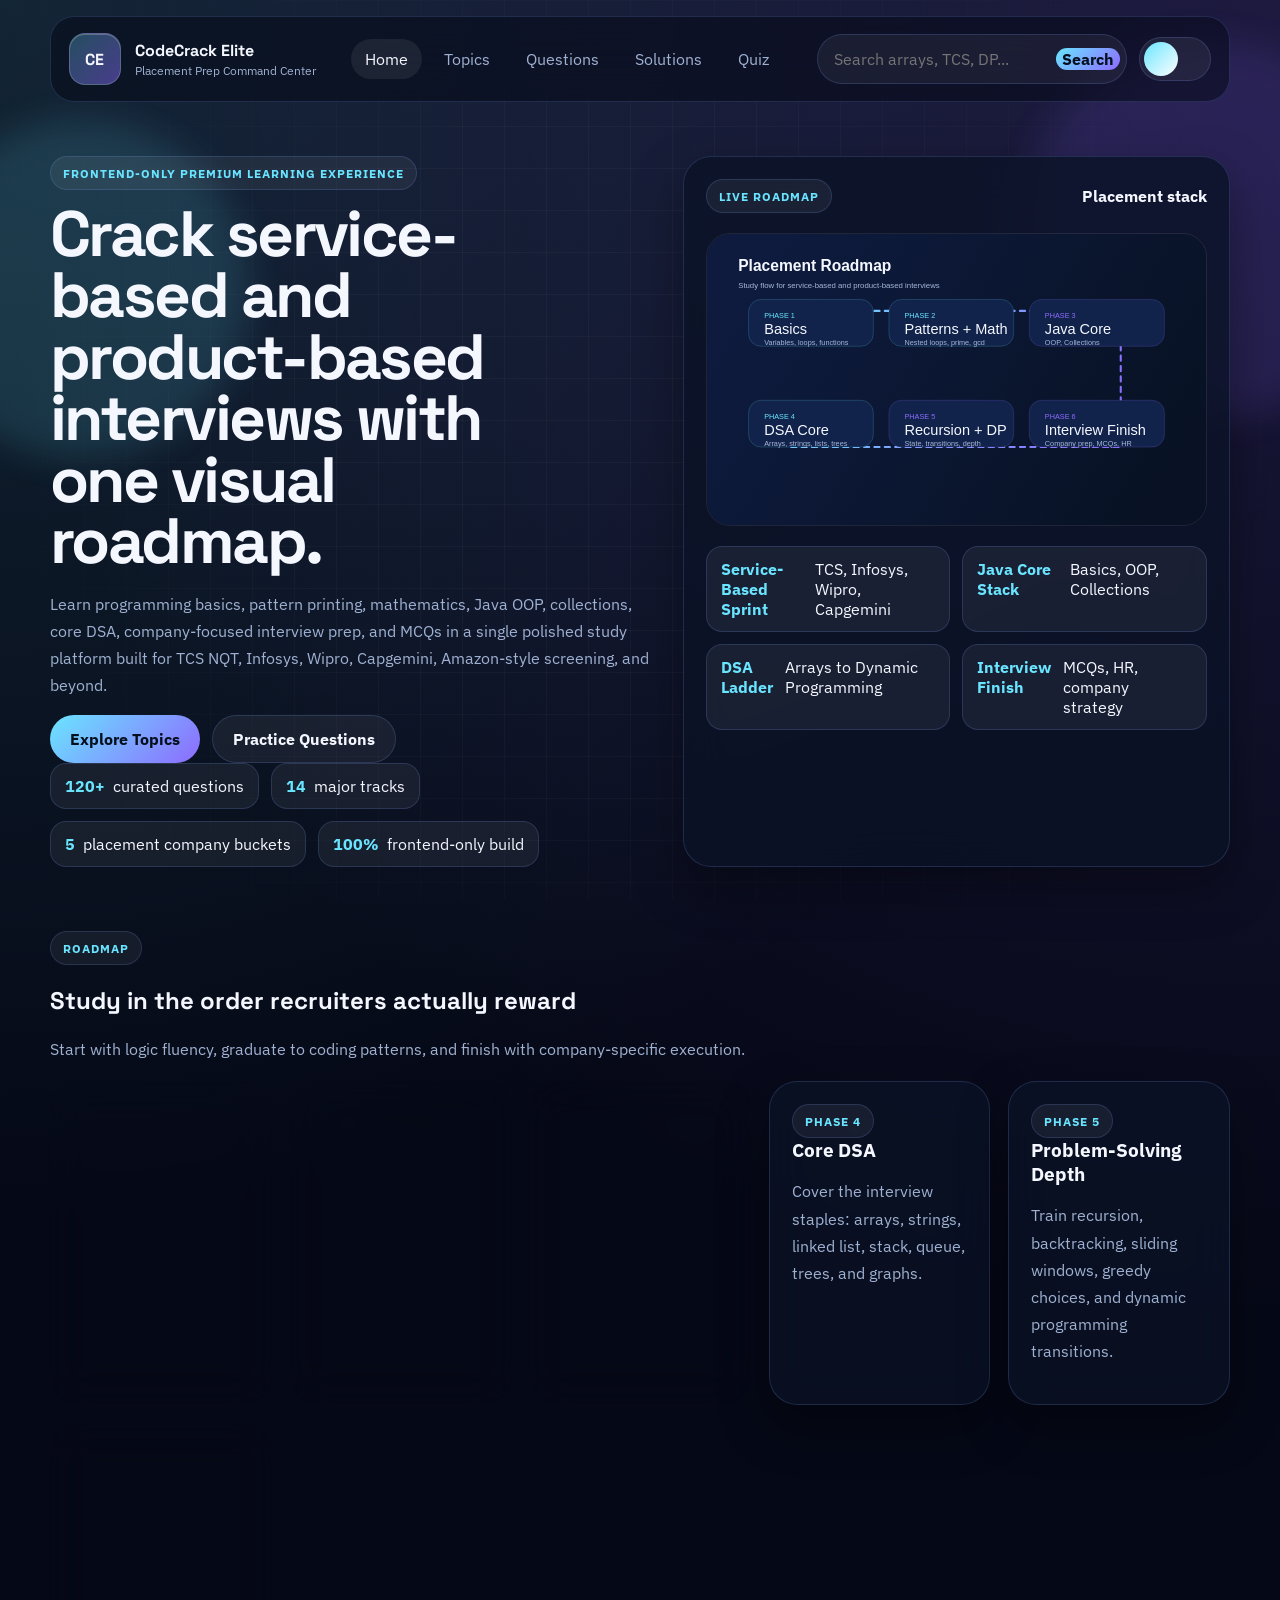
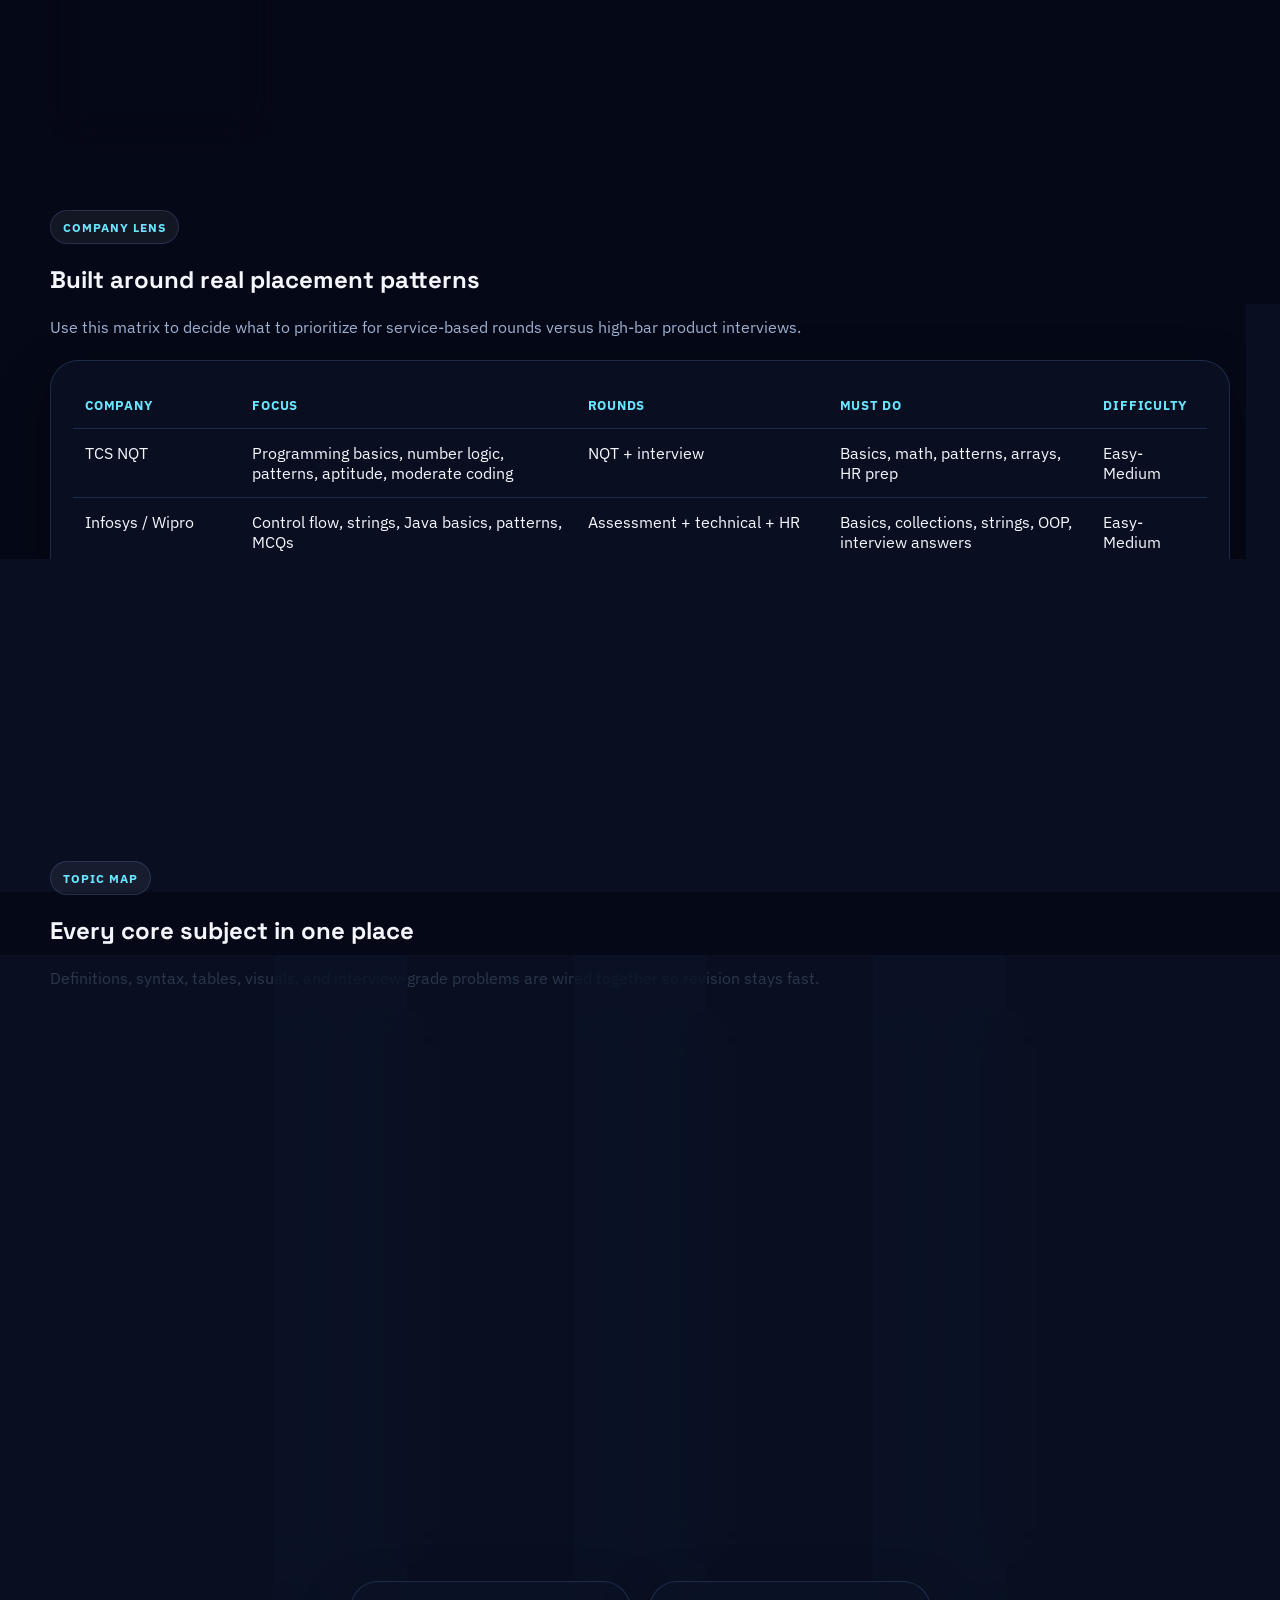
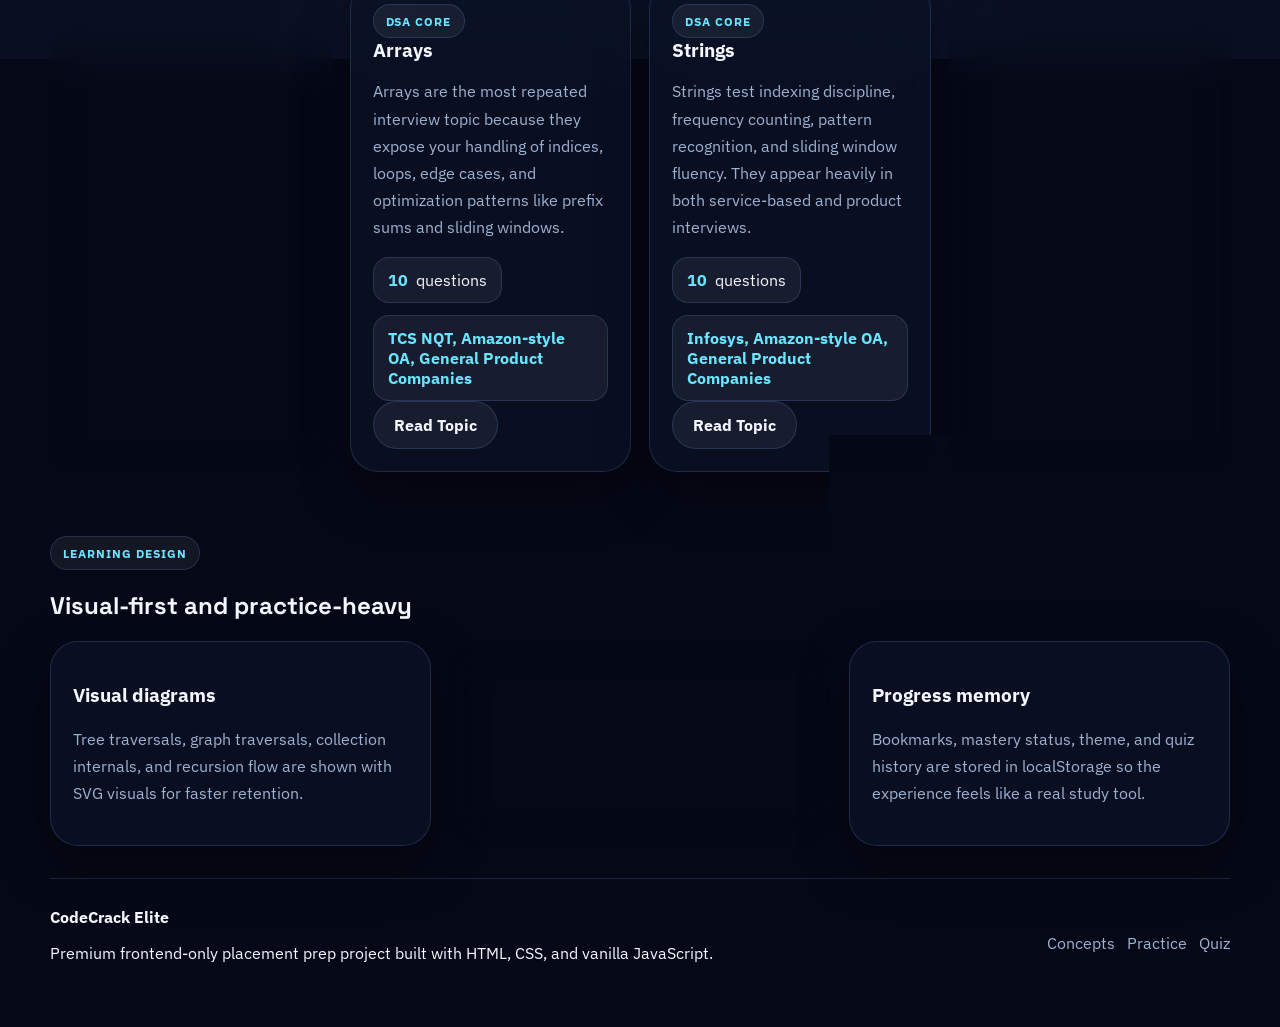
<file: index.html>
<!DOCTYPE html>
<html lang="en" data-theme="dark">
<head>
  <meta charset="UTF-8">
  <meta name="viewport" content="width=device-width, initial-scale=1.0">
  <title>CodeCrack Elite | Placement Prep Command Center</title>
  <meta name="description" content="Premium frontend-only placement preparation platform for TCS NQT, service-based companies, and product-based interviews.">
  <link rel="preconnect" href="https://fonts.googleapis.com">
  <link rel="preconnect" href="https://fonts.gstatic.com" crossorigin>
  <link href="https://fonts.googleapis.com/css2?family=Space+Grotesk:wght@400;500;700&family=IBM+Plex+Sans:wght@400;500;600;700&display=swap" rel="stylesheet">
  <link rel="stylesheet" href="assets/css/styles.css">
</head>
<body data-page="home">
  <div class="site-backdrop" aria-hidden="true">
    <div class="orb orb-a"></div>
    <div class="orb orb-b"></div>
    <div class="grid-glow"></div>
  </div>

  <header class="topbar">
    <a class="brand" href="index.html" aria-label="CodeCrack Elite home">
      <span class="brand-mark">CE</span>
      <span>
        <strong>CodeCrack Elite</strong>
        <small>Placement Prep Command Center</small>
      </span>
    </a>

    <button class="nav-toggle" type="button" aria-expanded="false" aria-controls="primaryNav">
      <span></span><span></span><span></span>
    </button>

    <nav id="primaryNav" class="primary-nav">
      <a href="index.html" data-nav="home">Home</a>
      <a href="topics.html" data-nav="topics">Topics</a>
      <a href="questions.html" data-nav="questions">Questions</a>
      <a href="solutions.html" data-nav="solutions">Solutions</a>
      <a href="quiz.html" data-nav="quiz">Quiz</a>
    </nav>

    <div class="topbar-actions">
      <form class="site-search" data-global-search>
        <input type="search" name="search" placeholder="Search arrays, TCS, DP..." aria-label="Search questions">
        <button type="submit">Search</button>
      </form>
      <button class="theme-toggle" type="button" aria-label="Toggle theme">
        <span class="theme-toggle-dot"></span>
      </button>
    </div>
  </header>

  <main>
    <section class="hero section-shell">
      <div class="hero-copy reveal">
        <span class="eyebrow">Frontend-only premium learning experience</span>
        <h1>Crack service-based and product-based interviews with one visual roadmap.</h1>
        <p>
          Learn programming basics, pattern printing, mathematics, Java OOP, collections, core DSA,
          company-focused interview prep, and MCQs in a single polished study platform built for TCS NQT,
          Infosys, Wipro, Capgemini, Amazon-style screening, and beyond.
        </p>
        <div class="hero-actions">
          <a class="btn btn-primary" href="topics.html">Explore Topics</a>
          <a class="btn btn-secondary" href="questions.html">Practice Questions</a>
        </div>
        <div id="heroMetrics" class="hero-metrics"></div>
      </div>

      <div class="hero-panel reveal">
        <div class="glass-card focus-panel">
          <div class="panel-heading">
            <span class="pill">Live roadmap</span>
            <strong>Placement stack</strong>
          </div>
          <img src="assets/images/roadmap.svg" alt="Placement preparation roadmap" class="hero-visual">
          <div id="heroTracks" class="mini-track-grid"></div>
        </div>
      </div>
    </section>

    <section class="section-shell">
      <div class="section-head reveal">
        <span class="eyebrow">Roadmap</span>
        <h2>Study in the order recruiters actually reward</h2>
        <p>Start with logic fluency, graduate to coding patterns, and finish with company-specific execution.</p>
      </div>
      <div id="roadmapGrid" class="roadmap-grid"></div>
    </section>

    <section class="section-shell split-section">
      <div class="section-head reveal">
        <span class="eyebrow">Company Lens</span>
        <h2>Built around real placement patterns</h2>
        <p>Use this matrix to decide what to prioritize for service-based rounds versus high-bar product interviews.</p>
      </div>
      <div class="glass-card reveal">
        <div class="table-wrap">
          <table id="companyTable" class="data-table"></table>
        </div>
      </div>
    </section>

    <section class="section-shell">
      <div class="section-head reveal">
        <span class="eyebrow">Topic Map</span>
        <h2>Every core subject in one place</h2>
        <p>Definitions, syntax, tables, visuals, and interview-grade problems are wired together so revision stays fast.</p>
      </div>
      <div id="featuredTopics" class="feature-grid"></div>
    </section>

    <section class="section-shell">
      <div class="section-head reveal">
        <span class="eyebrow">Learning Design</span>
        <h2>Visual-first and practice-heavy</h2>
      </div>
      <div class="insight-grid">
        <article class="glass-card reveal">
          <h3>Visual diagrams</h3>
          <p>Tree traversals, graph traversals, collection internals, and recursion flow are shown with SVG visuals for faster retention.</p>
        </article>
        <article class="glass-card reveal">
          <h3>Interview notes</h3>
          <p>Each important problem includes common mistakes, dry runs, time-space trade-offs, and tips you can say out loud in an interview.</p>
        </article>
        <article class="glass-card reveal">
          <h3>Progress memory</h3>
          <p>Bookmarks, mastery status, theme, and quiz history are stored in localStorage so the experience feels like a real study tool.</p>
        </article>
      </div>
    </section>
  </main>

  <footer class="site-footer">
    <div>
      <strong>CodeCrack Elite</strong>
      <p>Premium frontend-only placement prep project built with HTML, CSS, and vanilla JavaScript.</p>
    </div>
    <div class="footer-links">
      <a href="topics.html">Concepts</a>
      <a href="questions.html">Practice</a>
      <a href="quiz.html">Quiz</a>
    </div>
  </footer>

  <script src="assets/js/data-core.js"></script>
  <script src="assets/js/data-topics.js"></script>
  <script src="assets/js/data-questions-foundation.js"></script>
  <script src="assets/js/data-questions-dsa1.js"></script>
  <script src="assets/js/data-questions-dsa2.js"></script>
  <script src="assets/js/data-quiz.js"></script>
  <script src="assets/js/app.js"></script>
  <script src="assets/js/home.js"></script>
</body>
</html>
</file>
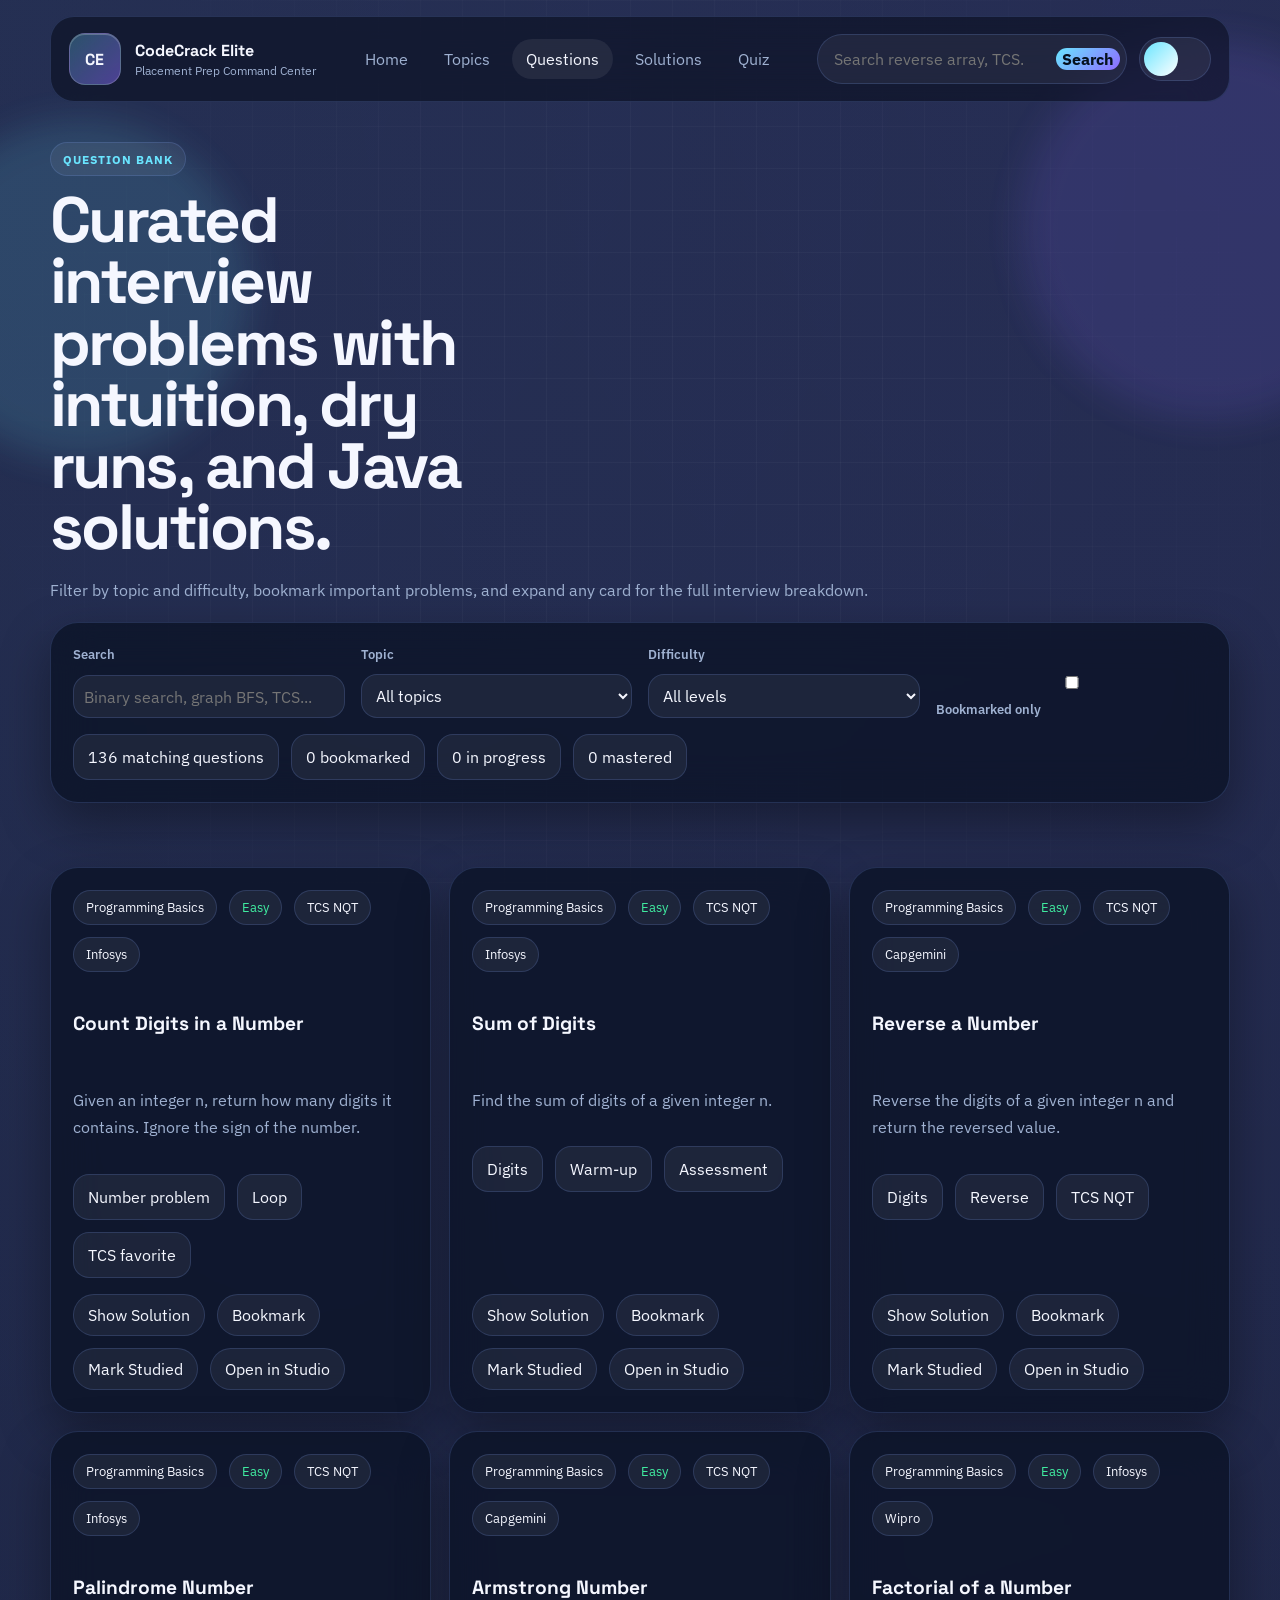
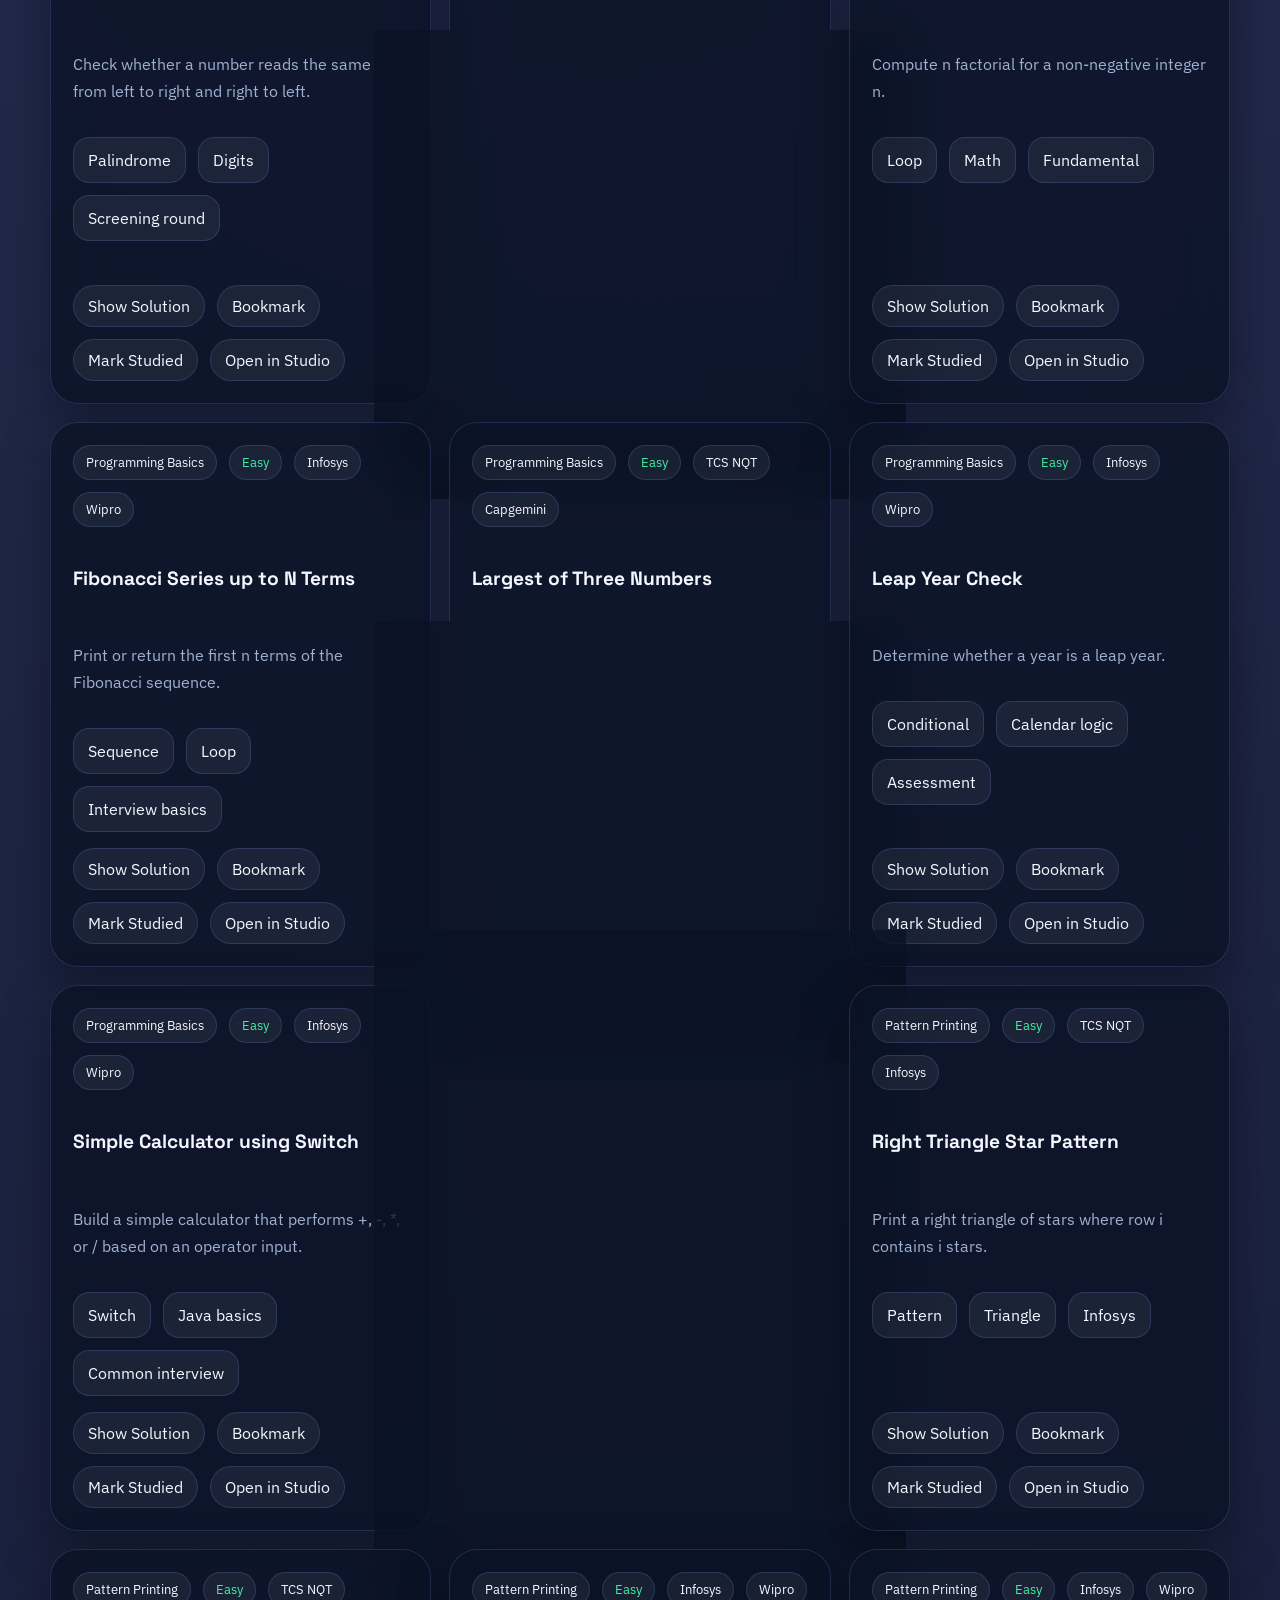
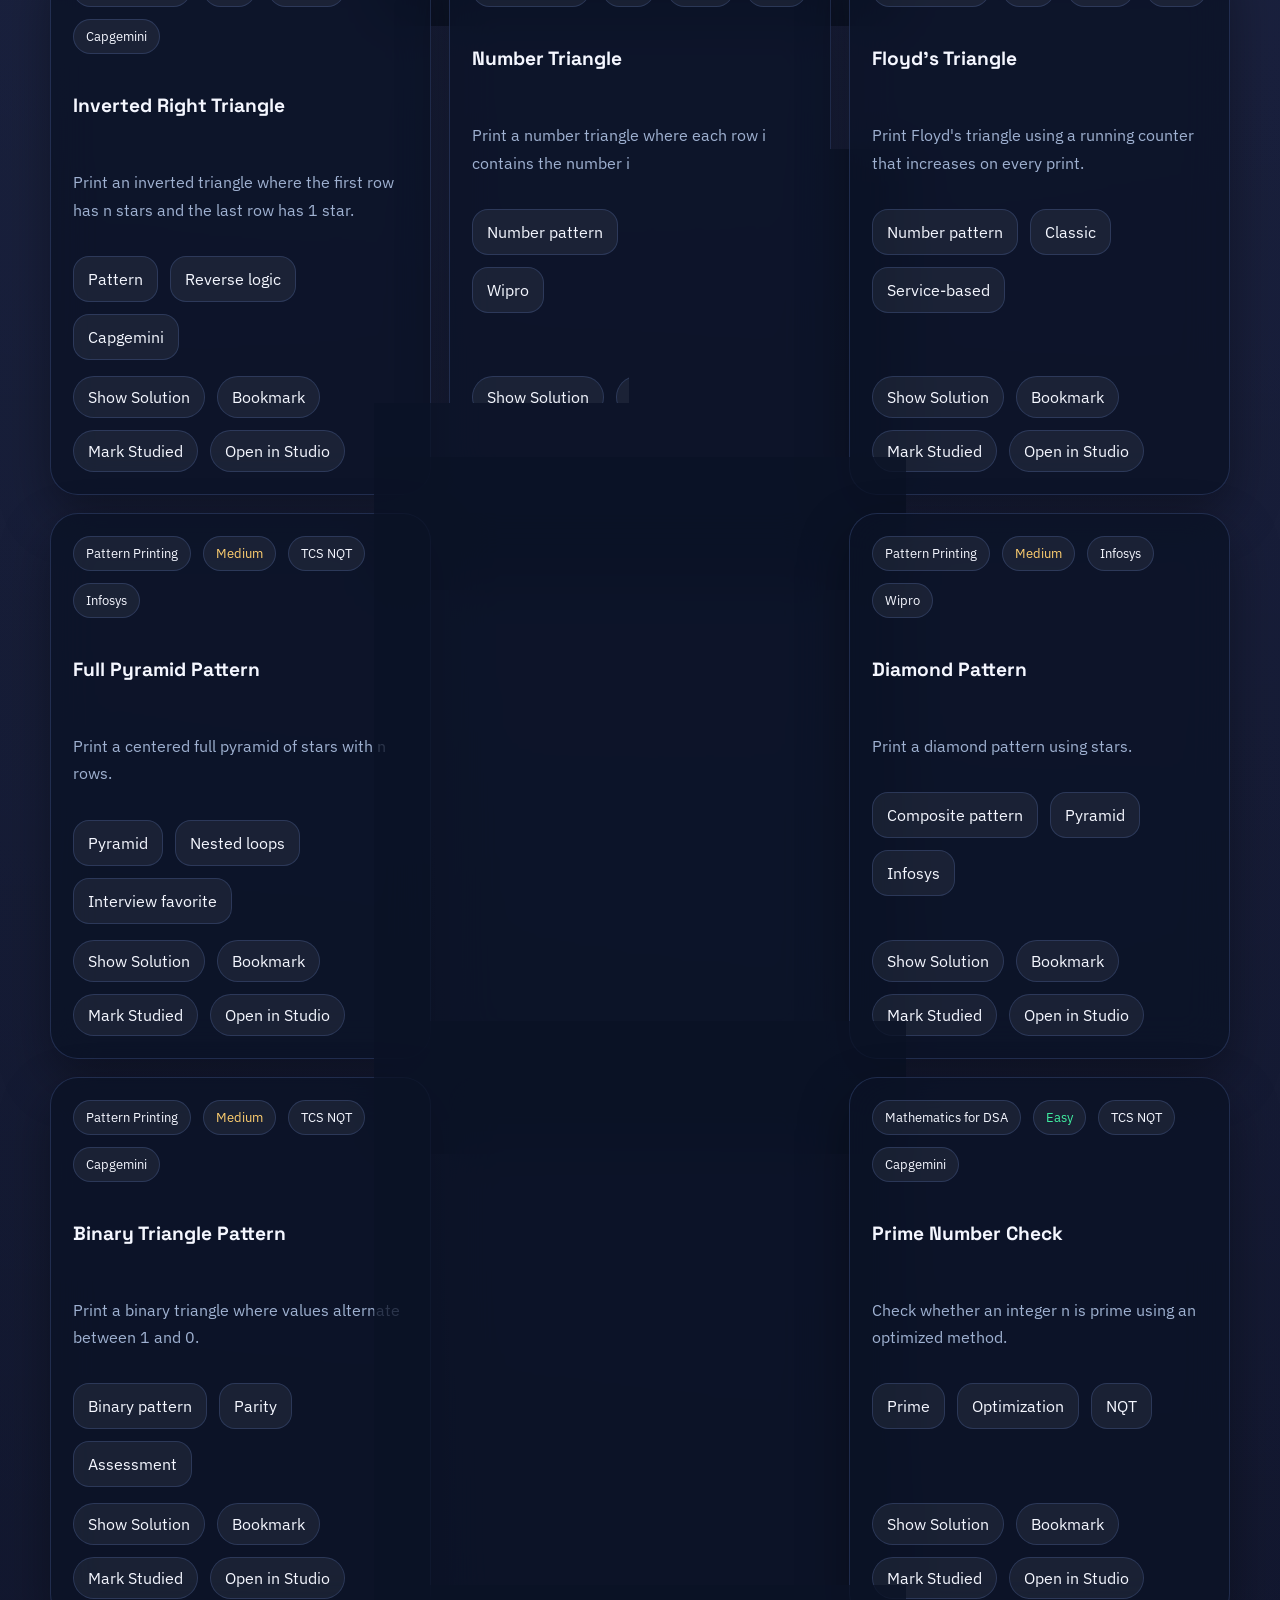
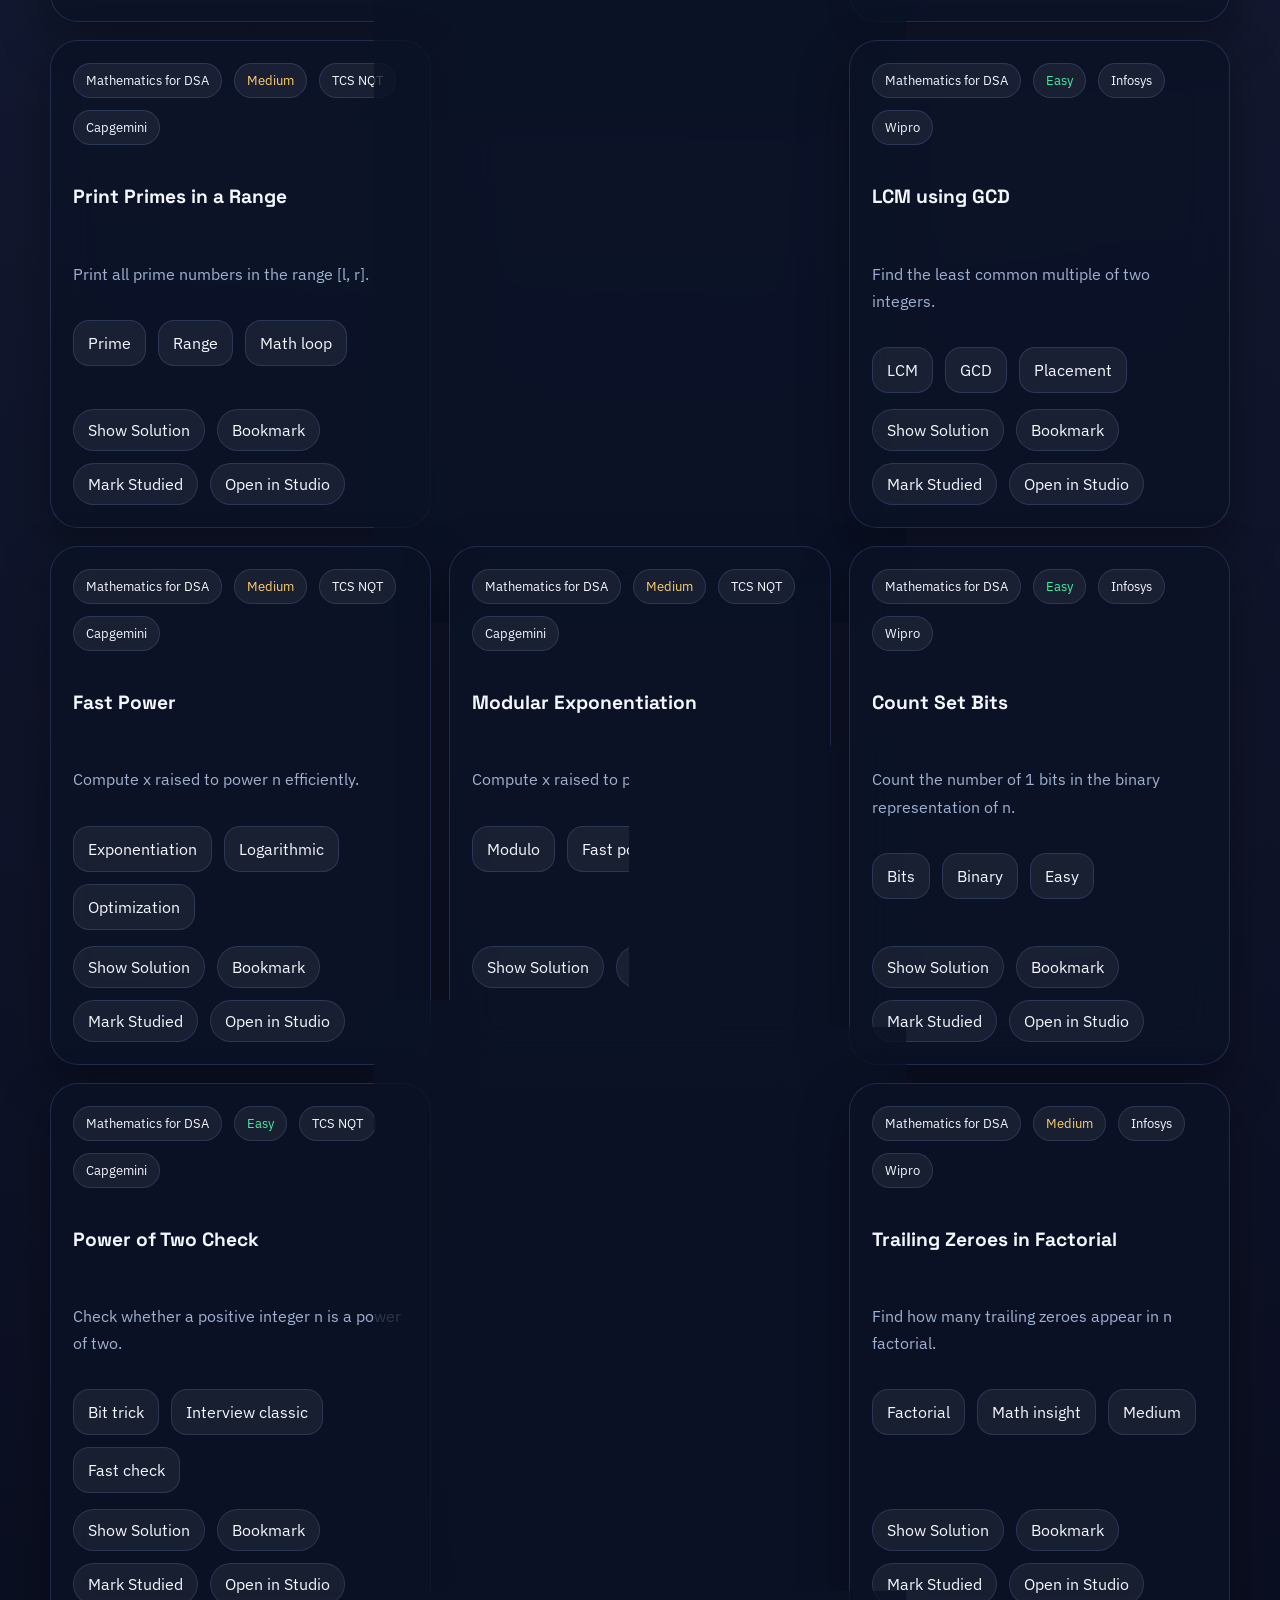
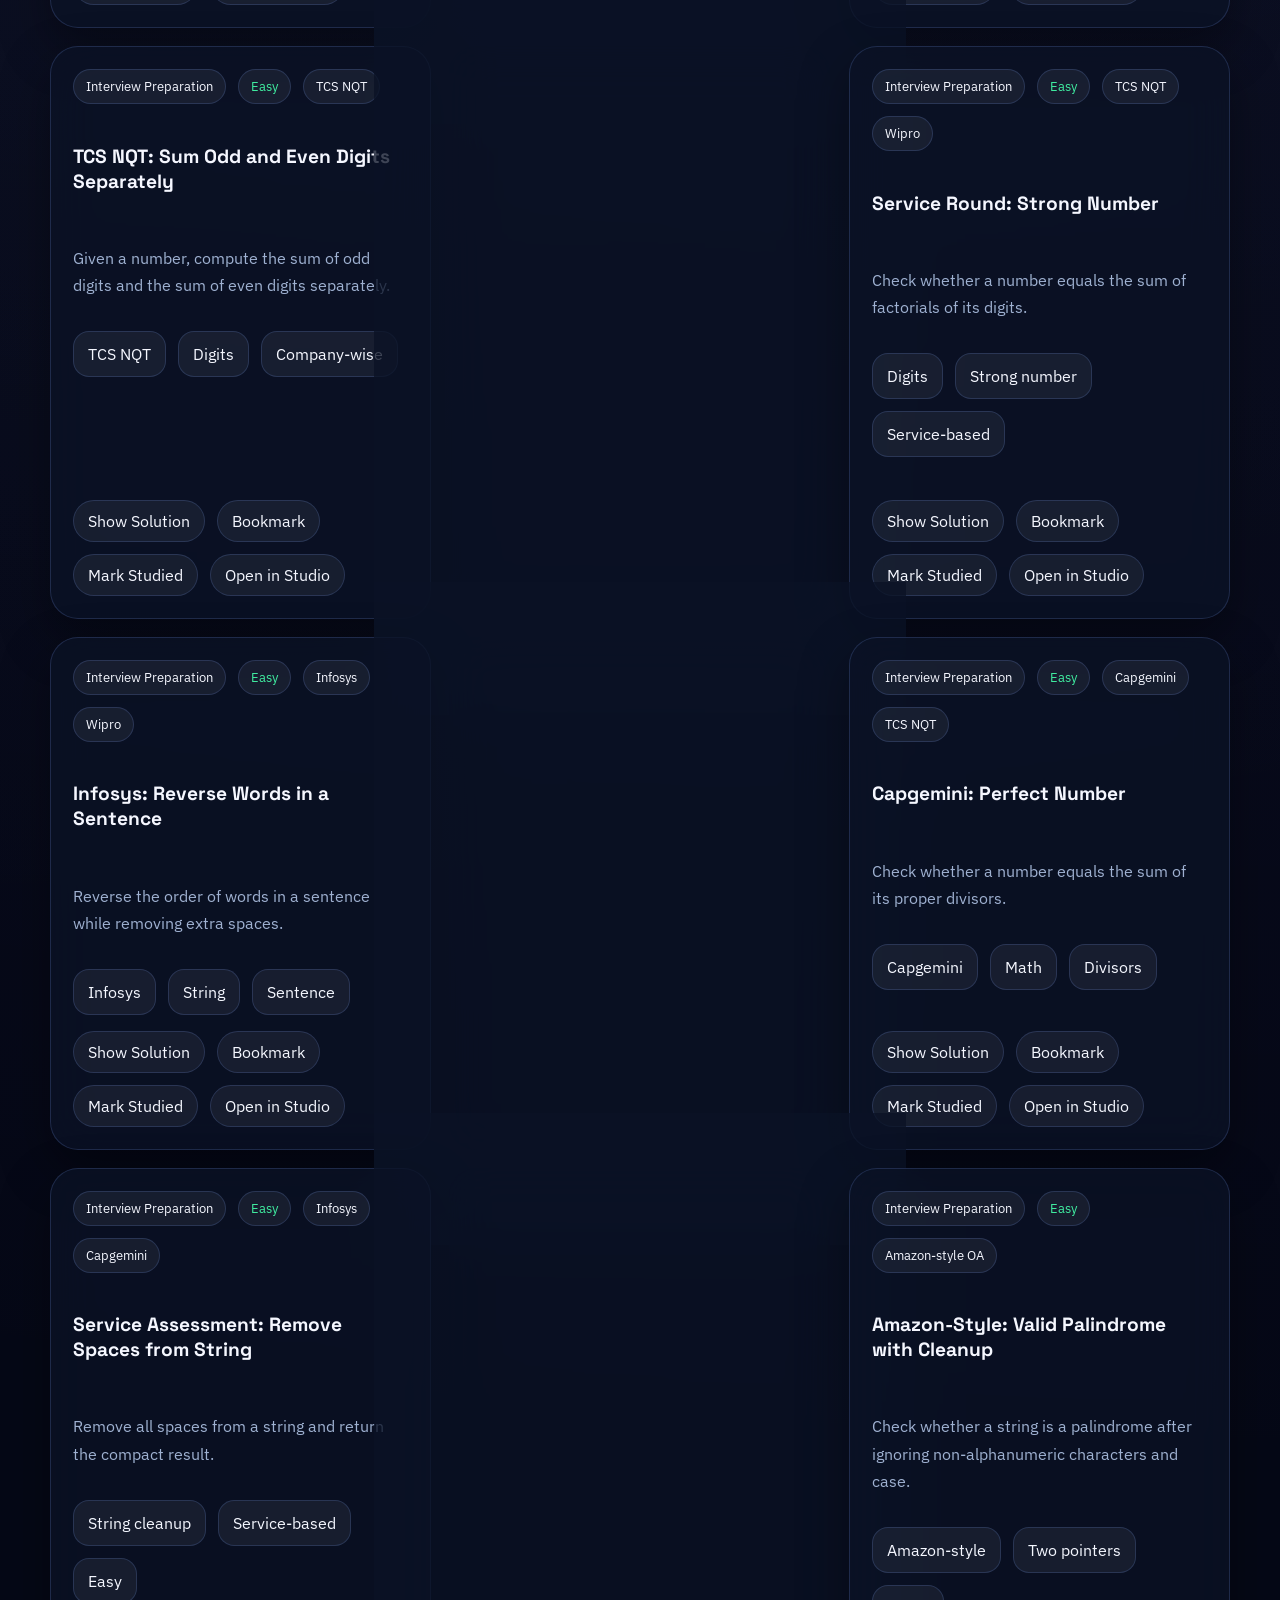
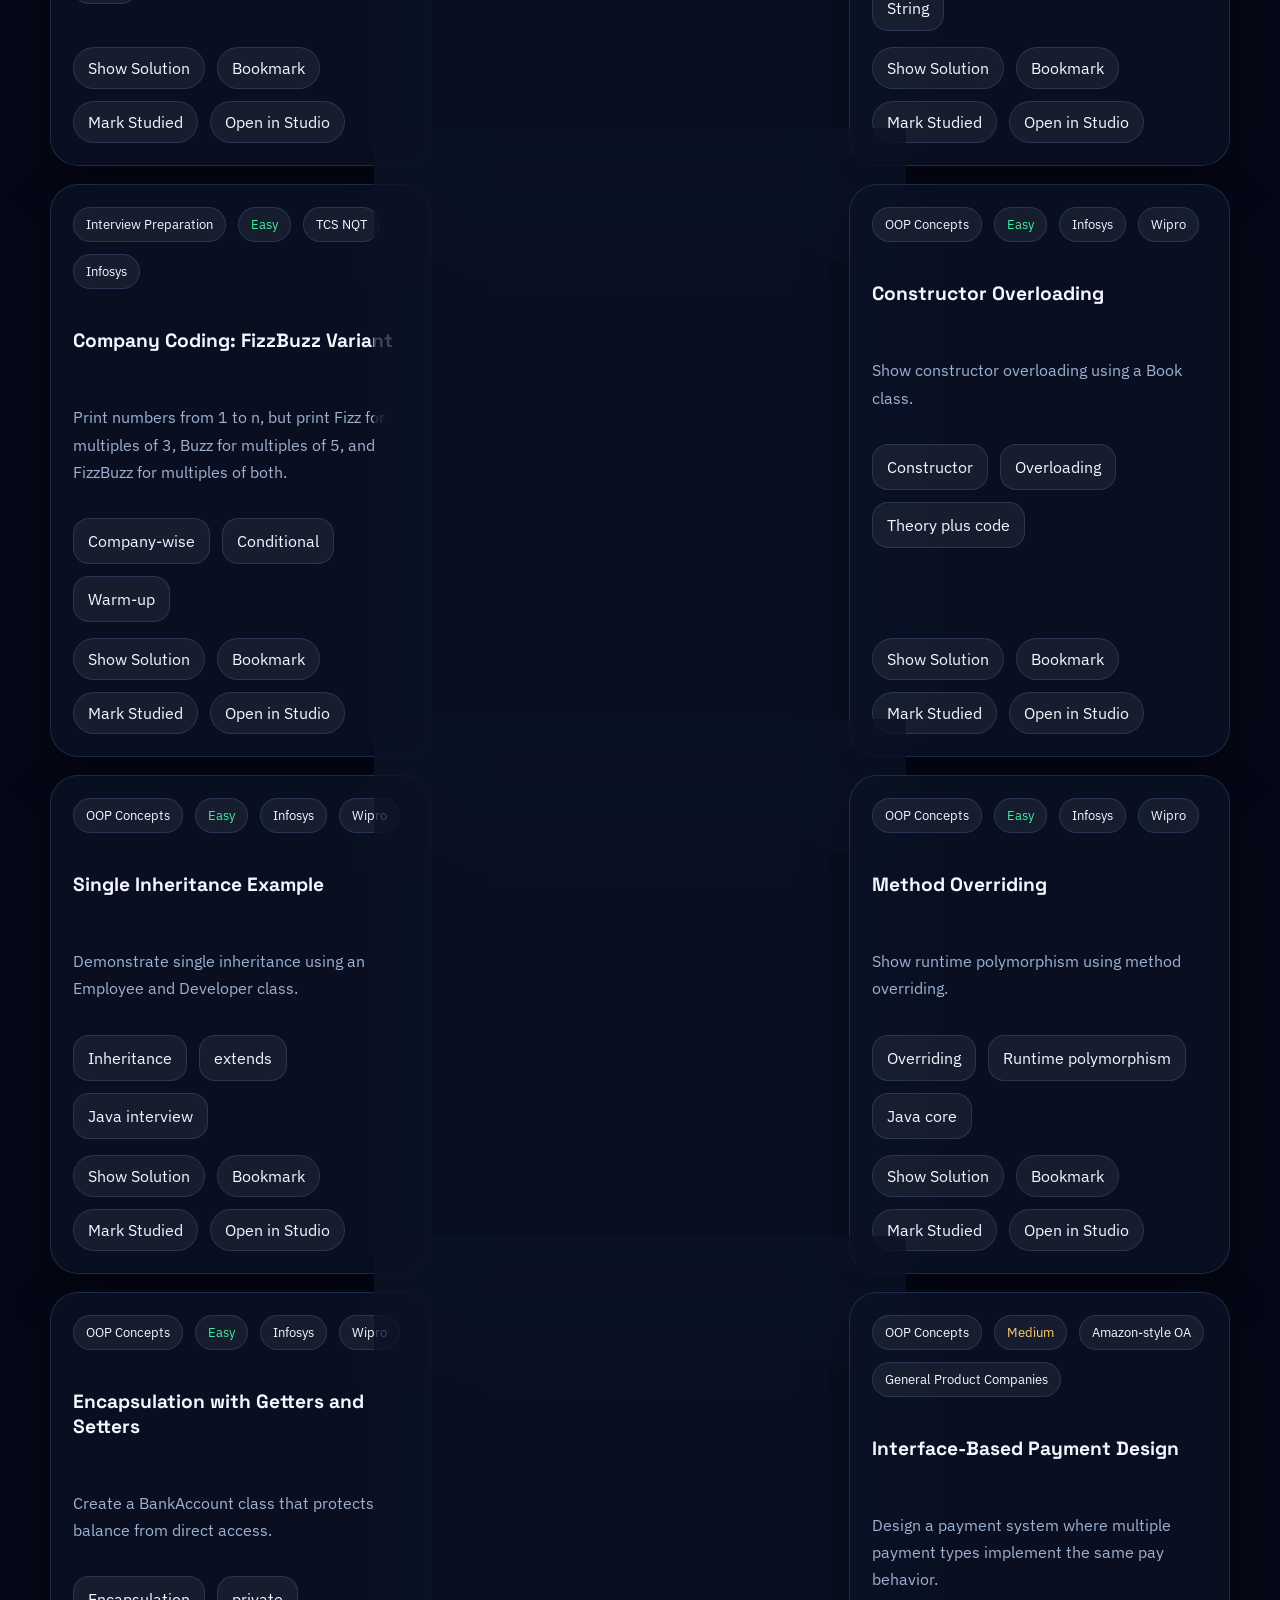
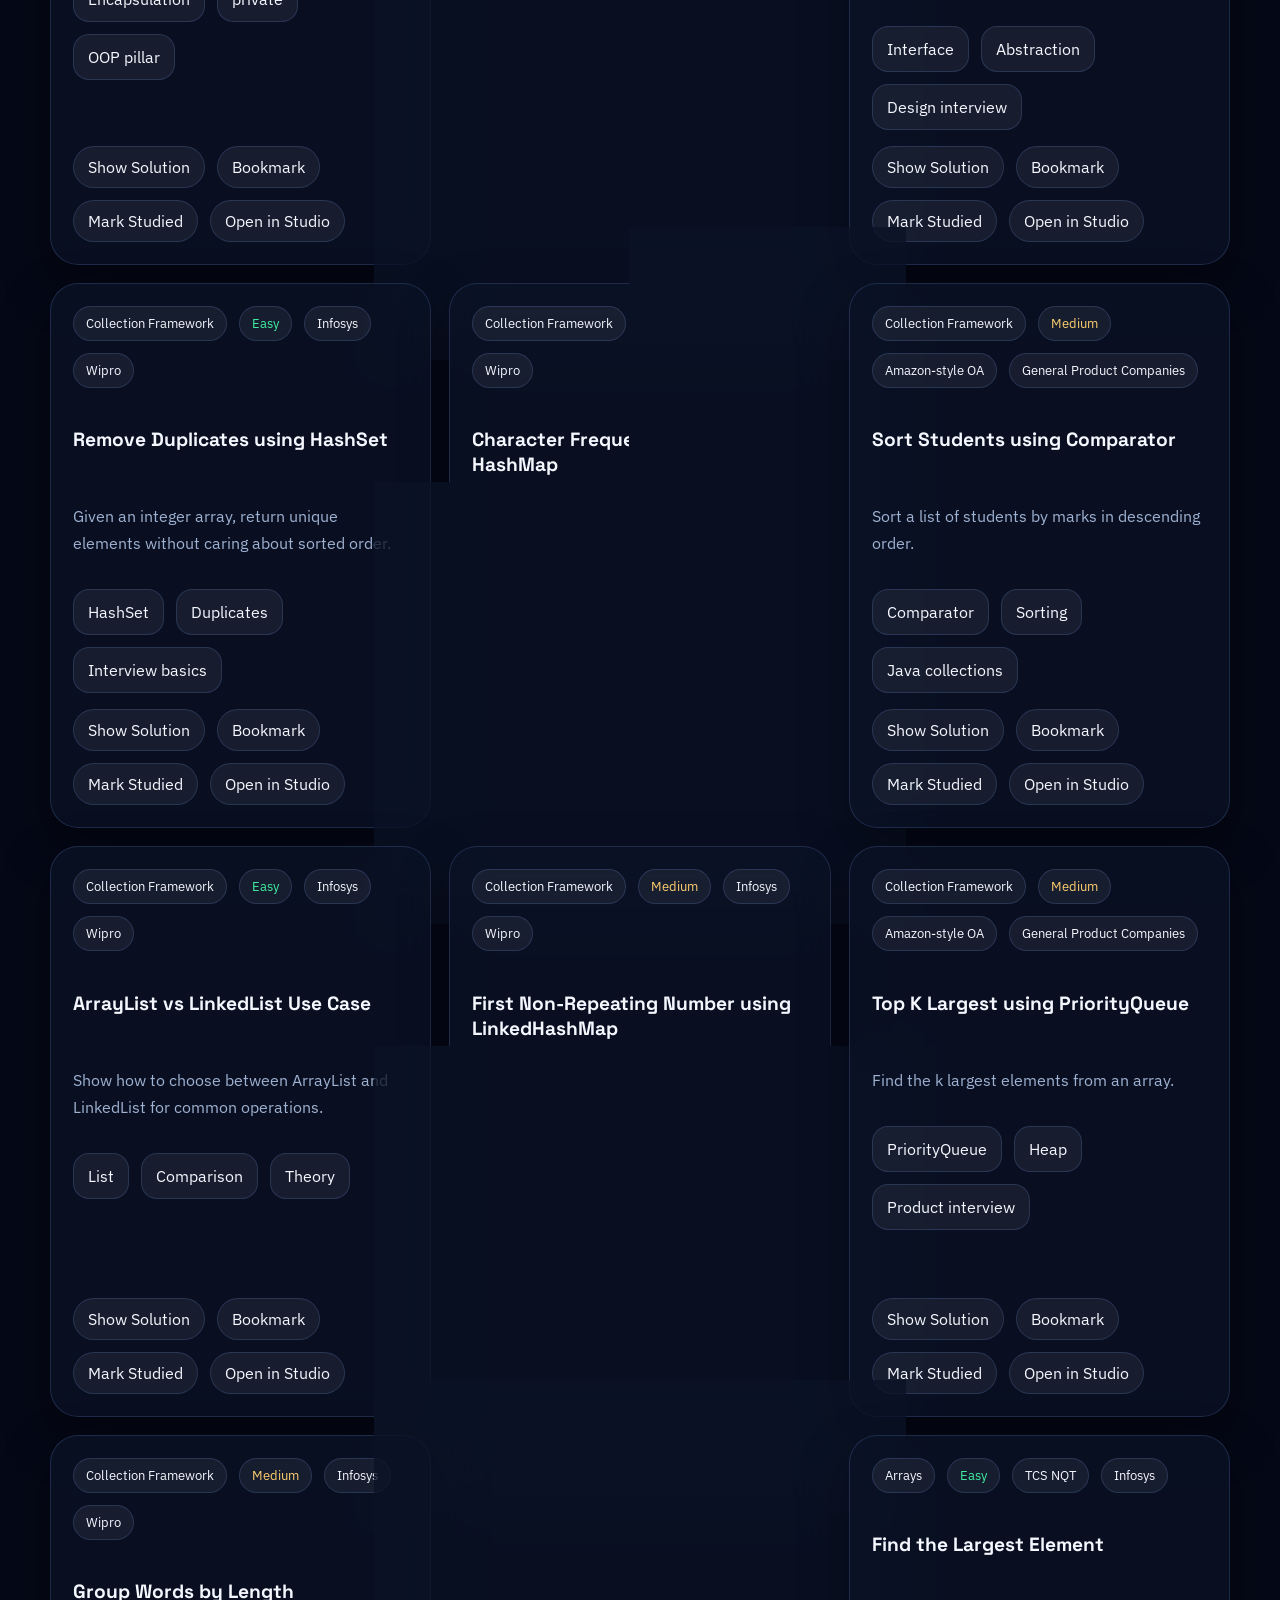
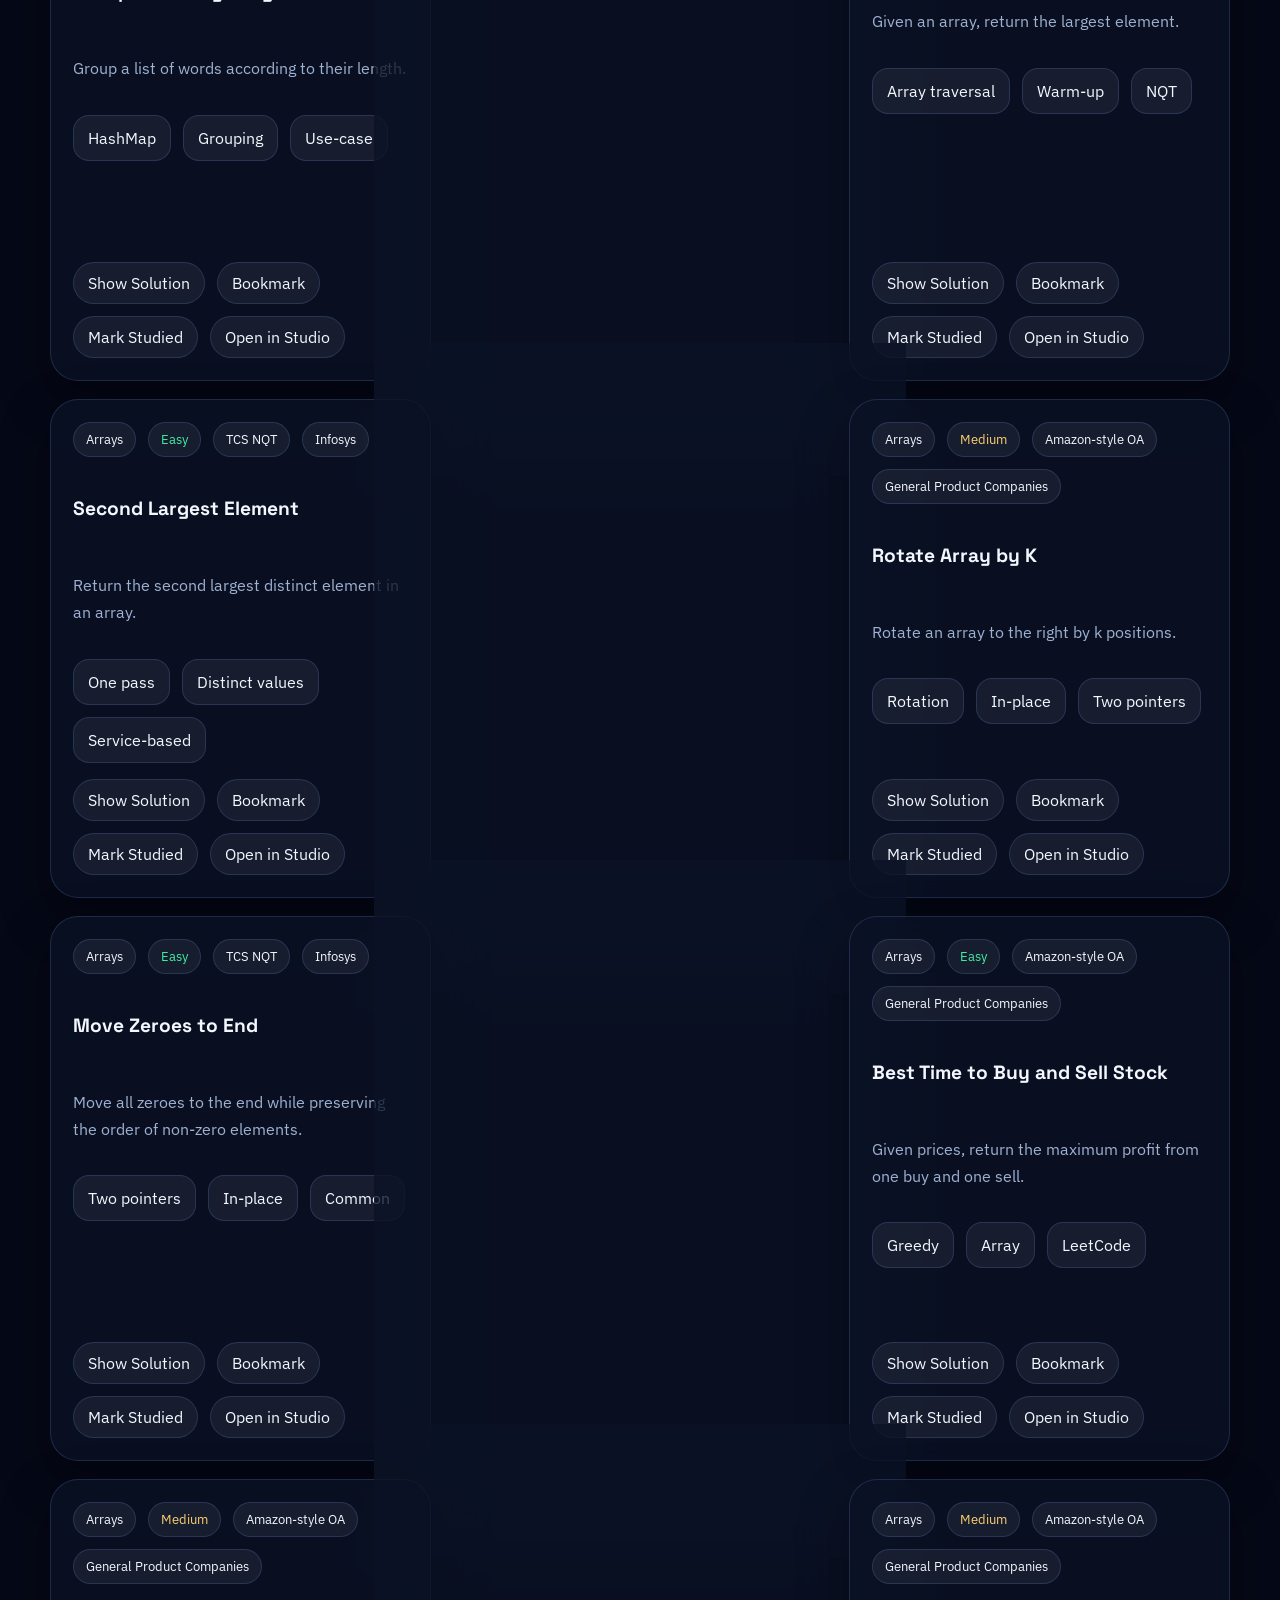
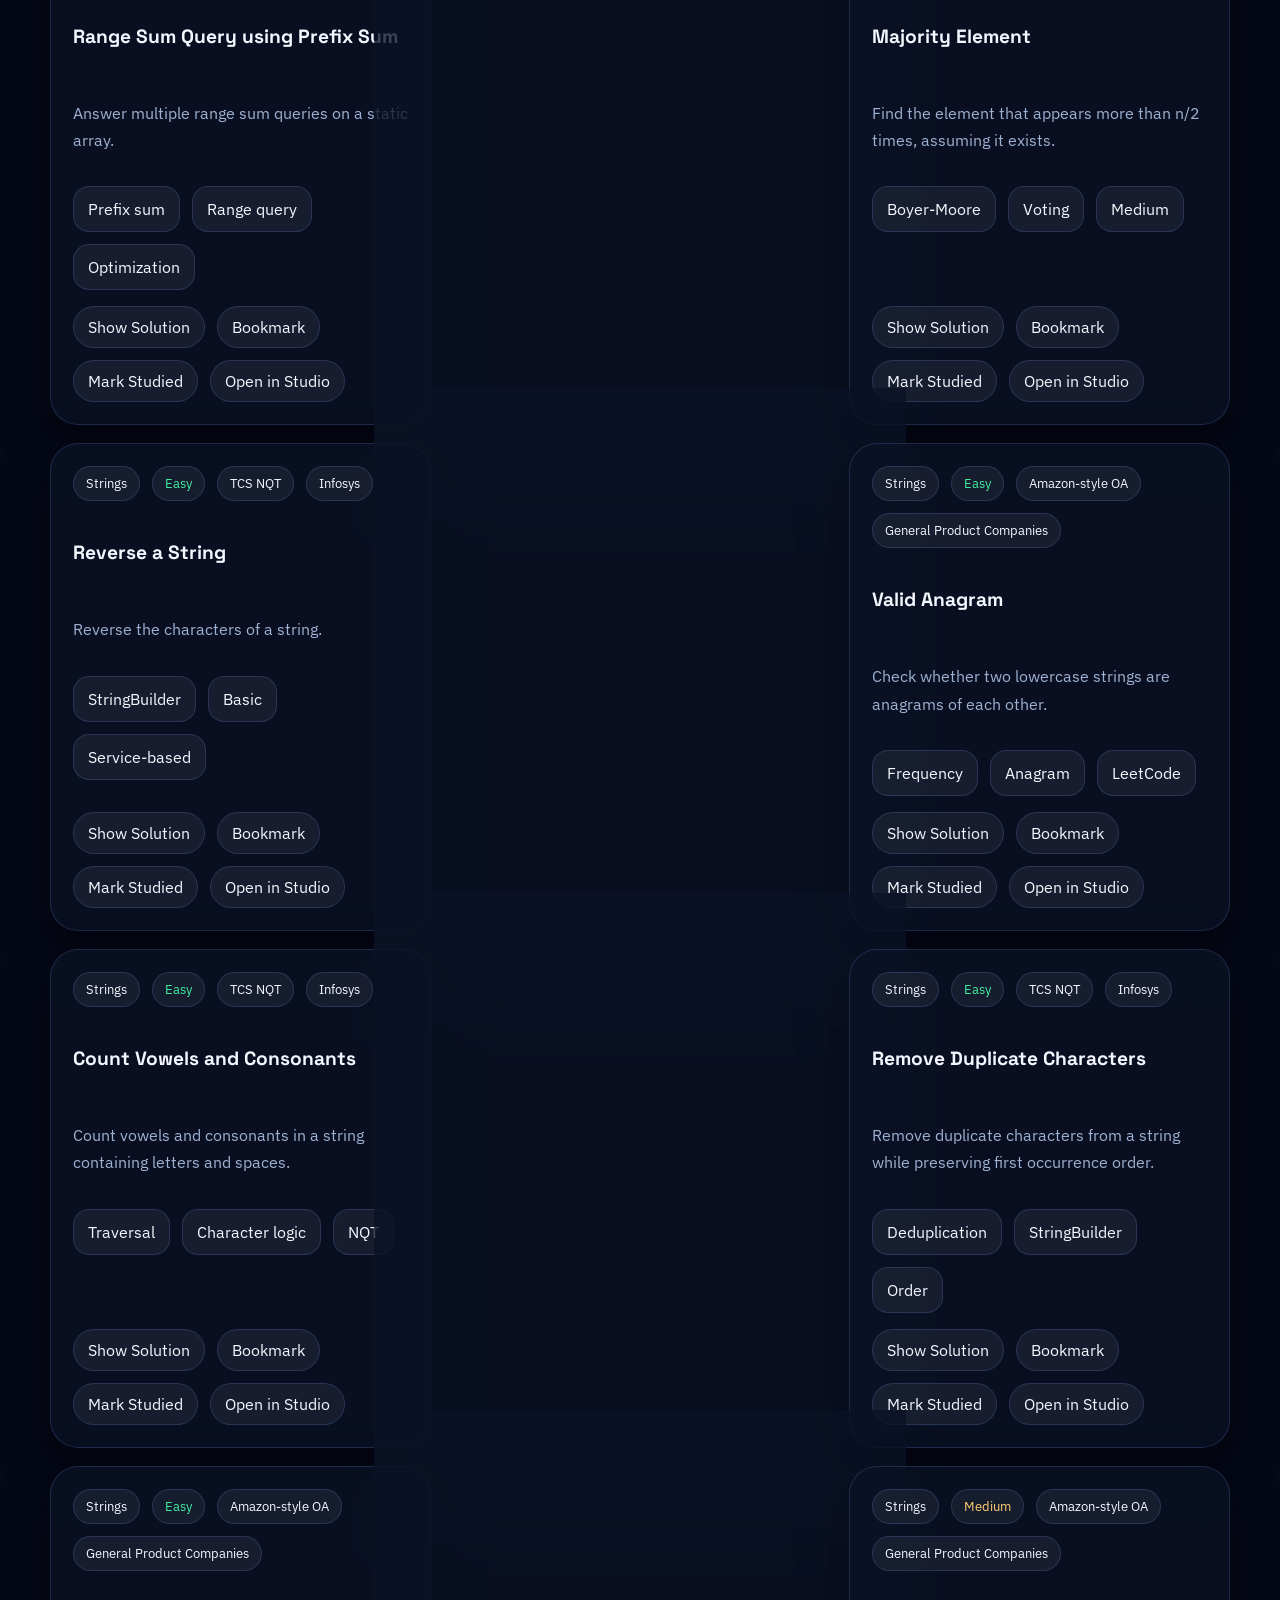
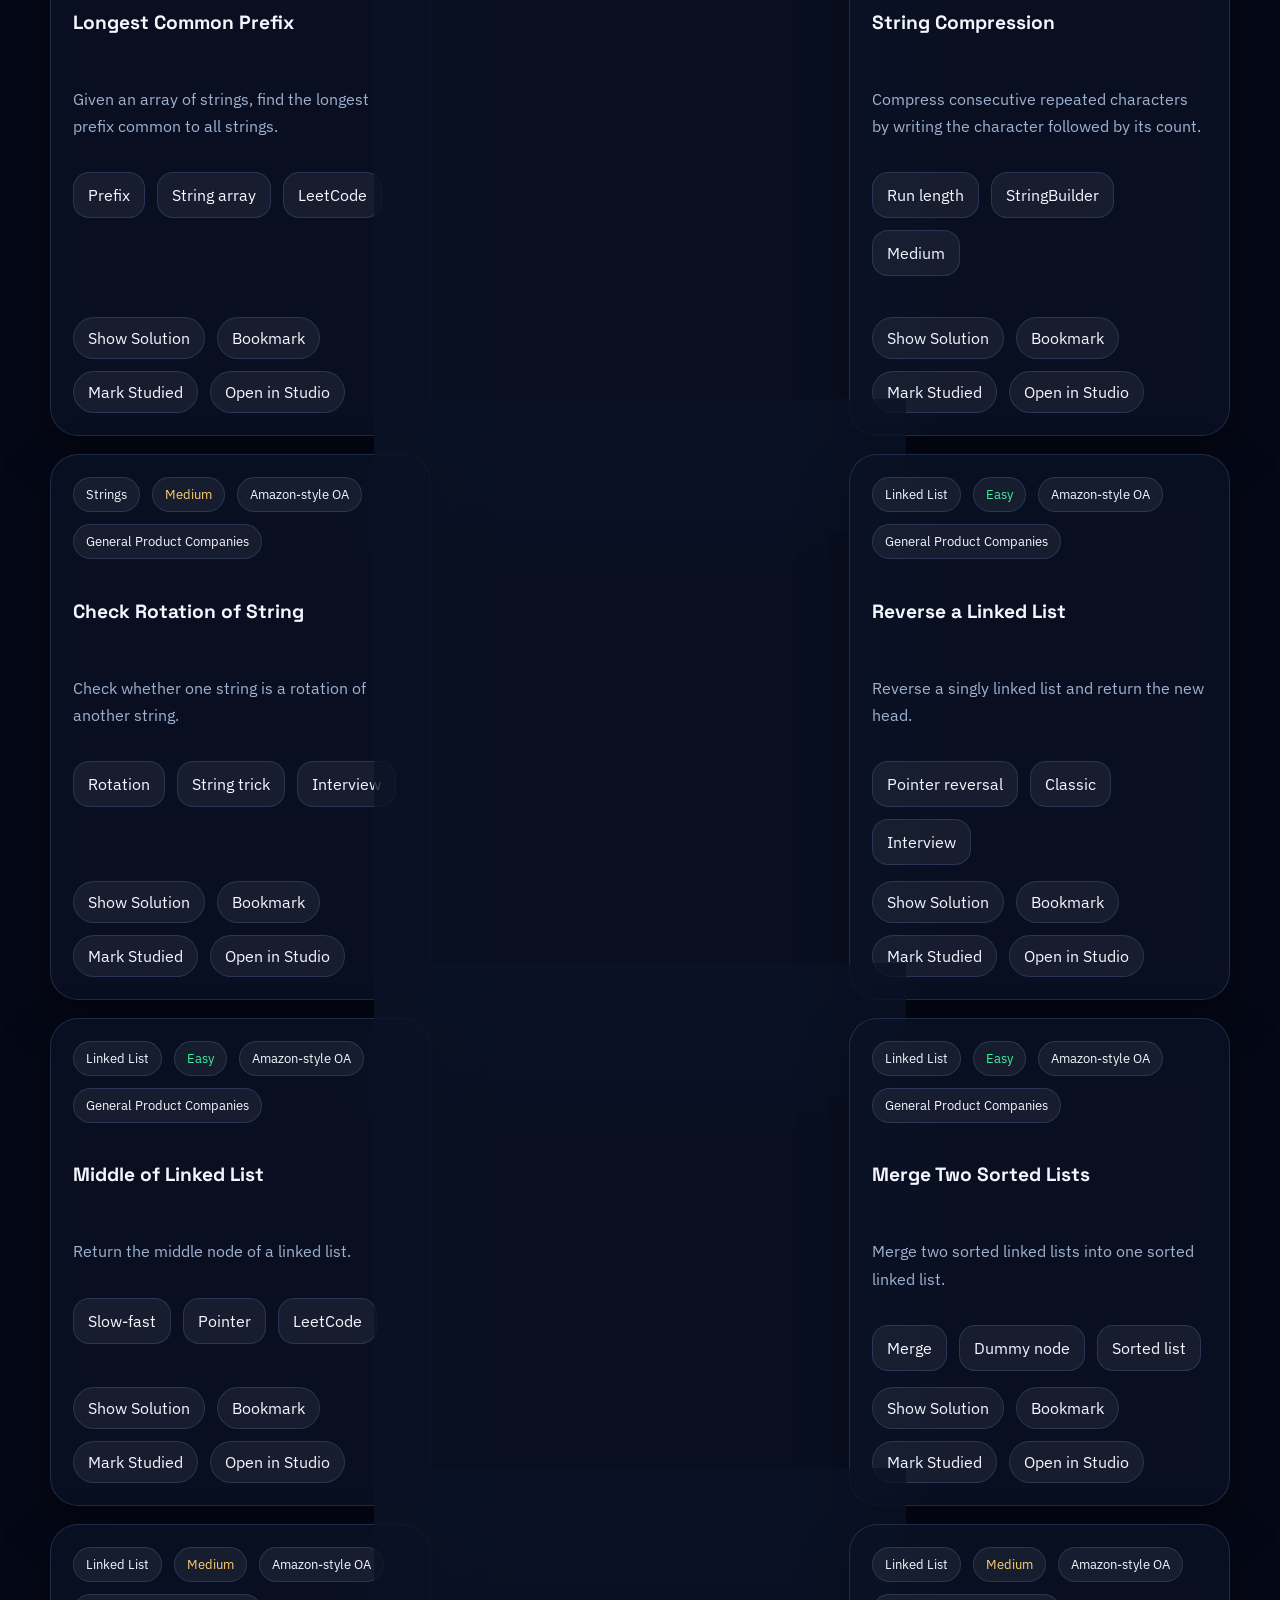
<file: questions.html>
<!DOCTYPE html>
<html lang="en" data-theme="dark">
<head>
  <meta charset="UTF-8">
  <meta name="viewport" content="width=device-width, initial-scale=1.0">
  <title>Questions | CodeCrack Elite</title>
  <meta name="description" content="Searchable interview question bank with explanations, dry runs, complexity, and Java code.">
  <link rel="preconnect" href="https://fonts.googleapis.com">
  <link rel="preconnect" href="https://fonts.gstatic.com" crossorigin>
  <link href="https://fonts.googleapis.com/css2?family=Space+Grotesk:wght@400;500;700&family=IBM+Plex+Sans:wght@400;500;600;700&display=swap" rel="stylesheet">
  <link rel="stylesheet" href="assets/css/styles.css">
</head>
<body data-page="questions">
  <div class="site-backdrop" aria-hidden="true">
    <div class="orb orb-a"></div>
    <div class="orb orb-b"></div>
    <div class="grid-glow"></div>
  </div>

  <header class="topbar">
    <a class="brand" href="index.html" aria-label="CodeCrack Elite home">
      <span class="brand-mark">CE</span>
      <span>
        <strong>CodeCrack Elite</strong>
        <small>Placement Prep Command Center</small>
      </span>
    </a>
    <button class="nav-toggle" type="button" aria-expanded="false" aria-controls="primaryNav">
      <span></span><span></span><span></span>
    </button>
    <nav id="primaryNav" class="primary-nav">
      <a href="index.html" data-nav="home">Home</a>
      <a href="topics.html" data-nav="topics">Topics</a>
      <a href="questions.html" data-nav="questions">Questions</a>
      <a href="solutions.html" data-nav="solutions">Solutions</a>
      <a href="quiz.html" data-nav="quiz">Quiz</a>
    </nav>
    <div class="topbar-actions">
      <form class="site-search" data-global-search>
        <input type="search" name="search" placeholder="Search reverse array, TCS..." aria-label="Search questions">
        <button type="submit">Search</button>
      </form>
      <button class="theme-toggle" type="button" aria-label="Toggle theme">
        <span class="theme-toggle-dot"></span>
      </button>
    </div>
  </header>

  <main class="page-main">
    <section class="page-hero section-shell">
      <div class="section-head reveal">
        <span class="eyebrow">Question Bank</span>
        <h1>Curated interview problems with intuition, dry runs, and Java solutions.</h1>
        <p>Filter by topic and difficulty, bookmark important problems, and expand any card for the full interview breakdown.</p>
      </div>
      <div class="glass-card reveal filter-shell">
        <div class="filter-grid">
          <label>
            <span>Search</span>
            <input id="questionSearch" type="search" placeholder="Binary search, graph BFS, TCS...">
          </label>
          <label>
            <span>Topic</span>
            <select id="topicFilter"></select>
          </label>
          <label>
            <span>Difficulty</span>
            <select id="difficultyFilter">
              <option value="all">All levels</option>
              <option value="Easy">Easy</option>
              <option value="Medium">Medium</option>
              <option value="Hard">Hard</option>
            </select>
          </label>
          <label class="toggle-line">
            <input id="bookmarkFilter" type="checkbox">
            <span>Bookmarked only</span>
          </label>
        </div>
        <div id="questionStats" class="chip-row"></div>
      </div>
    </section>

    <section class="section-shell">
      <div id="questionsContainer" class="question-grid"></div>
    </section>
  </main>

  <footer class="site-footer">
    <div>
      <strong>CodeCrack Elite</strong>
      <p>Interview-focused practice library for placement preparation.</p>
    </div>
    <div class="footer-links">
      <a href="topics.html">Topic Notes</a>
      <a href="solutions.html">Solution Studio</a>
      <a href="quiz.html">Quiz Arena</a>
    </div>
  </footer>

  <script src="assets/js/data-core.js"></script>
  <script src="assets/js/data-topics.js"></script>
  <script src="assets/js/data-questions-foundation.js"></script>
  <script src="assets/js/data-questions-dsa1.js"></script>
  <script src="assets/js/data-questions-dsa2.js"></script>
  <script src="assets/js/data-quiz.js"></script>
  <script src="assets/js/app.js"></script>
  <script src="assets/js/questions-page.js"></script>
</body>
</html>
</file>
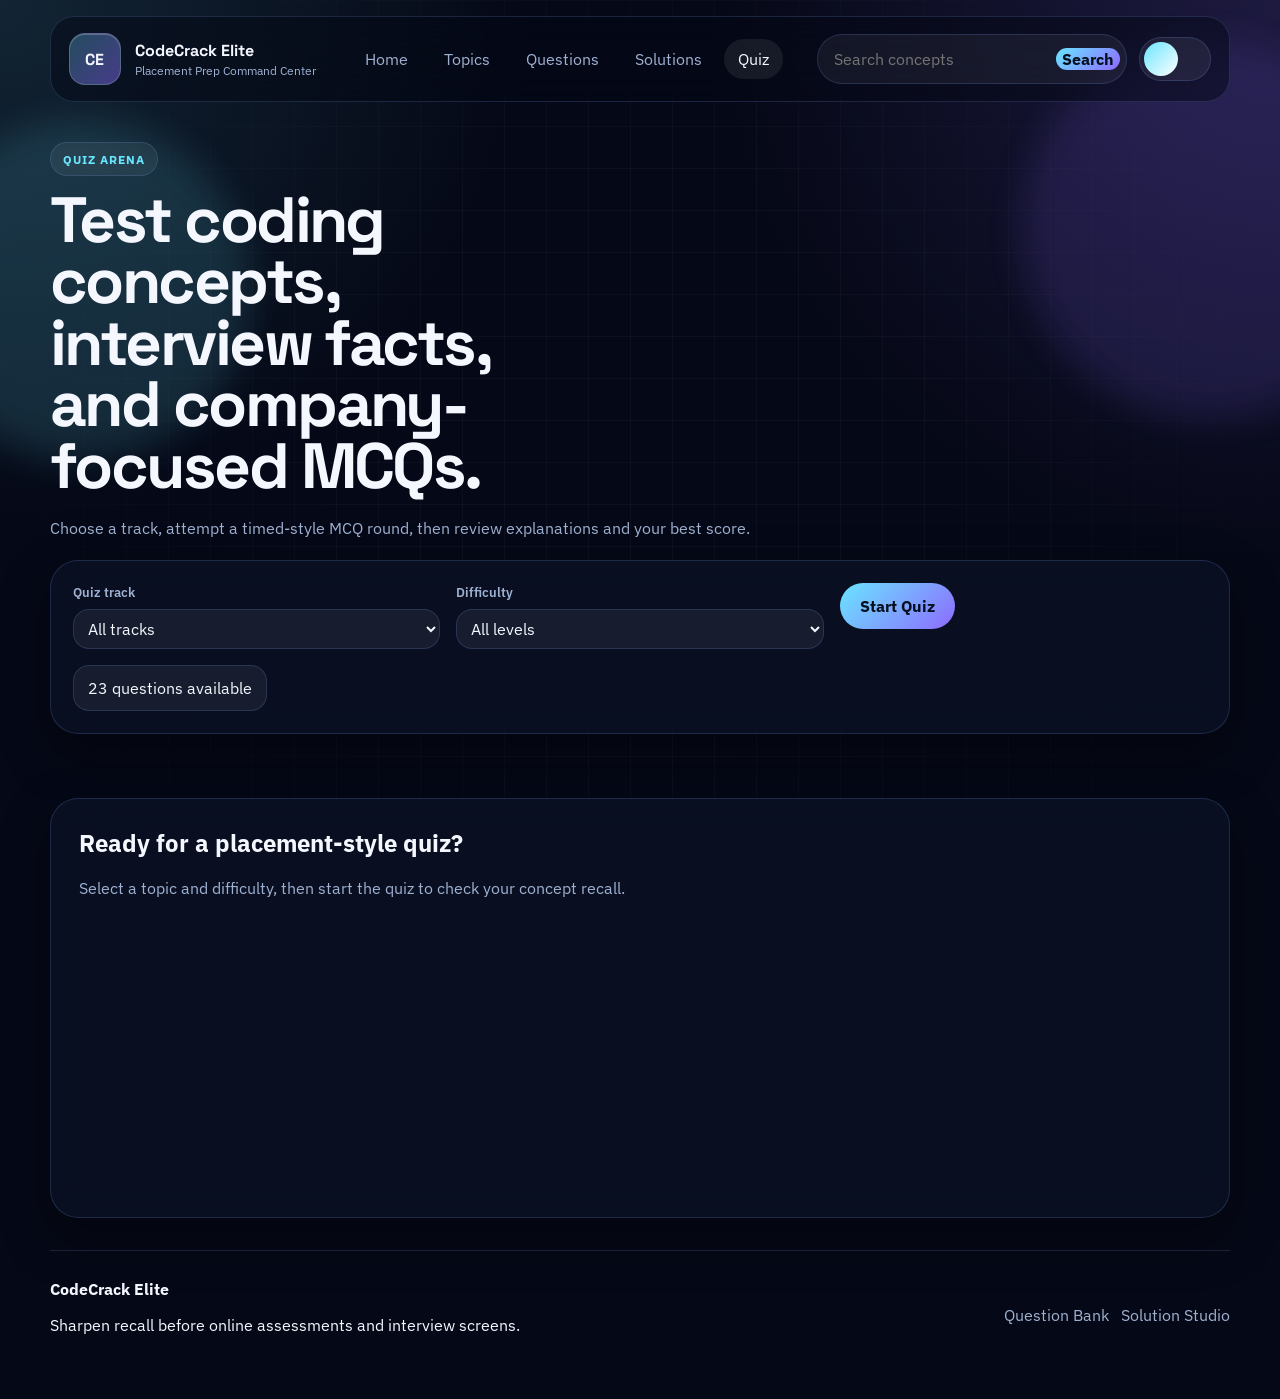
<file: quiz.html>
<!DOCTYPE html>
<html lang="en" data-theme="dark">
<head>
  <meta charset="UTF-8">
  <meta name="viewport" content="width=device-width, initial-scale=1.0">
  <title>Quiz | CodeCrack Elite</title>
  <meta name="description" content="Placement practice MCQ quiz with explanations and score tracking.">
  <link rel="preconnect" href="https://fonts.googleapis.com">
  <link rel="preconnect" href="https://fonts.gstatic.com" crossorigin>
  <link href="https://fonts.googleapis.com/css2?family=Space+Grotesk:wght@400;500;700&family=IBM+Plex+Sans:wght@400;500;600;700&display=swap" rel="stylesheet">
  <link rel="stylesheet" href="assets/css/styles.css">
</head>
<body data-page="quiz">
  <div class="site-backdrop" aria-hidden="true">
    <div class="orb orb-a"></div>
    <div class="orb orb-b"></div>
    <div class="grid-glow"></div>
  </div>

  <header class="topbar">
    <a class="brand" href="index.html" aria-label="CodeCrack Elite home">
      <span class="brand-mark">CE</span>
      <span>
        <strong>CodeCrack Elite</strong>
        <small>Placement Prep Command Center</small>
      </span>
    </a>
    <button class="nav-toggle" type="button" aria-expanded="false" aria-controls="primaryNav">
      <span></span><span></span><span></span>
    </button>
    <nav id="primaryNav" class="primary-nav">
      <a href="index.html" data-nav="home">Home</a>
      <a href="topics.html" data-nav="topics">Topics</a>
      <a href="questions.html" data-nav="questions">Questions</a>
      <a href="solutions.html" data-nav="solutions">Solutions</a>
      <a href="quiz.html" data-nav="quiz">Quiz</a>
    </nav>
    <div class="topbar-actions">
      <form class="site-search" data-global-search>
        <input type="search" name="search" placeholder="Search concepts" aria-label="Search questions">
        <button type="submit">Search</button>
      </form>
      <button class="theme-toggle" type="button" aria-label="Toggle theme">
        <span class="theme-toggle-dot"></span>
      </button>
    </div>
  </header>

  <main class="page-main">
    <section class="page-hero section-shell">
      <div class="section-head reveal">
        <span class="eyebrow">Quiz Arena</span>
        <h1>Test coding concepts, interview facts, and company-focused MCQs.</h1>
        <p>Choose a track, attempt a timed-style MCQ round, then review explanations and your best score.</p>
      </div>
      <div class="glass-card reveal filter-shell">
        <div class="filter-grid">
          <label>
            <span>Quiz track</span>
            <select id="quizTopicFilter"></select>
          </label>
          <label>
            <span>Difficulty</span>
            <select id="quizDifficultyFilter">
              <option value="all">All levels</option>
              <option value="Easy">Easy</option>
              <option value="Medium">Medium</option>
              <option value="Hard">Hard</option>
            </select>
          </label>
          <div class="quiz-actions">
            <button id="startQuiz" class="btn btn-primary" type="button">Start Quiz</button>
          </div>
        </div>
        <div id="quizMeta" class="chip-row"></div>
      </div>
    </section>

    <section class="section-shell">
      <div id="quizBoard" class="quiz-board glass-card reveal"></div>
    </section>
  </main>

  <footer class="site-footer">
    <div>
      <strong>CodeCrack Elite</strong>
      <p>Sharpen recall before online assessments and interview screens.</p>
    </div>
    <div class="footer-links">
      <a href="questions.html">Question Bank</a>
      <a href="solutions.html">Solution Studio</a>
    </div>
  </footer>

  <script src="assets/js/data-core.js"></script>
  <script src="assets/js/data-topics.js"></script>
  <script src="assets/js/data-questions-foundation.js"></script>
  <script src="assets/js/data-questions-dsa1.js"></script>
  <script src="assets/js/data-questions-dsa2.js"></script>
  <script src="assets/js/data-quiz.js"></script>
  <script src="assets/js/app.js"></script>
  <script src="assets/js/quiz-page.js"></script>
</body>
</html>
</file>
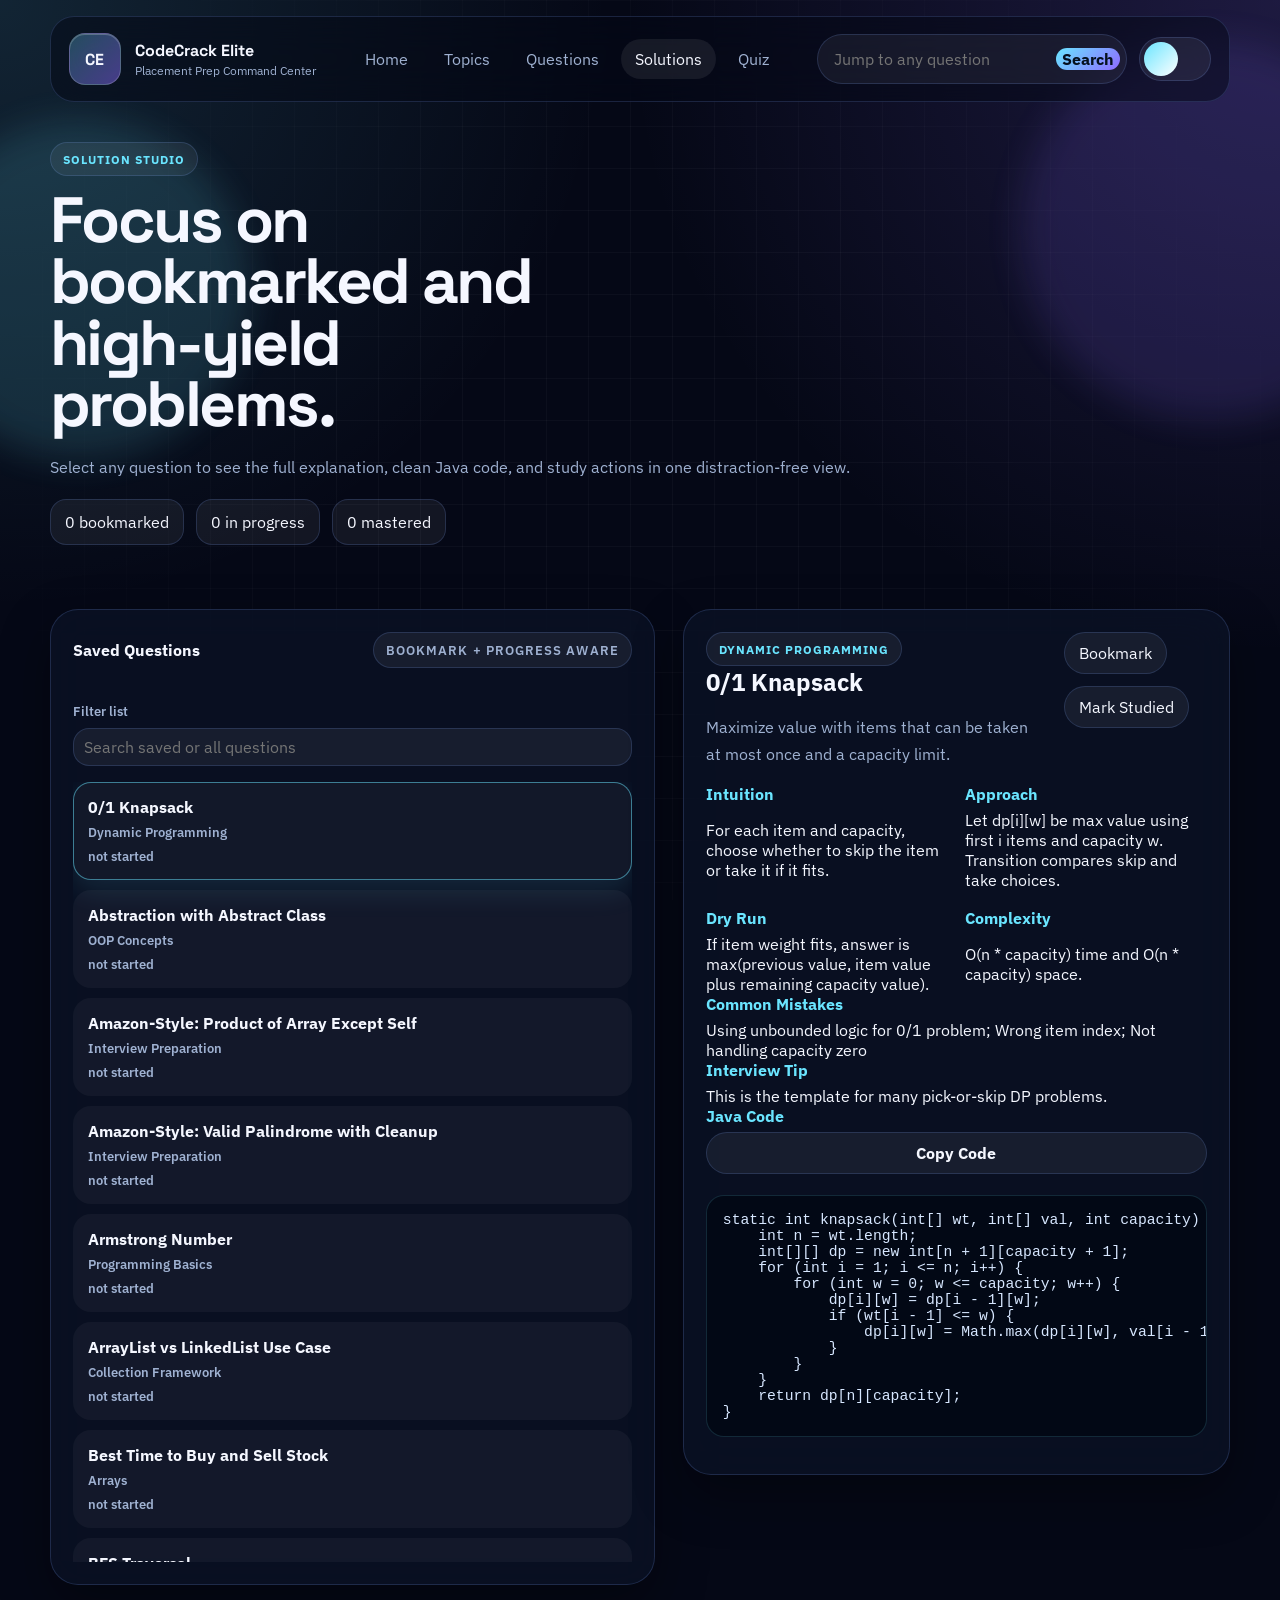
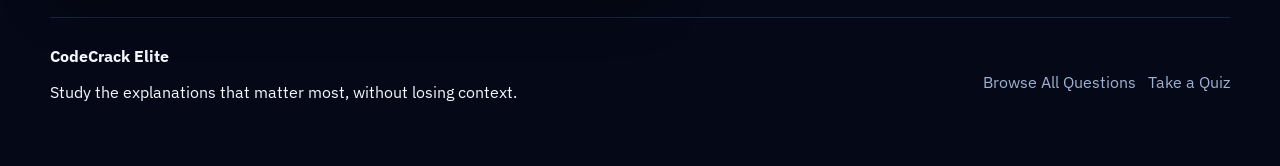
<file: solutions.html>
<!DOCTYPE html>
<html lang="en" data-theme="dark">
<head>
  <meta charset="UTF-8">
  <meta name="viewport" content="width=device-width, initial-scale=1.0">
  <title>Solutions | CodeCrack Elite</title>
  <meta name="description" content="Deep-dive solution studio with bookmarks, progress tracking, and interview notes.">
  <link rel="preconnect" href="https://fonts.googleapis.com">
  <link rel="preconnect" href="https://fonts.gstatic.com" crossorigin>
  <link href="https://fonts.googleapis.com/css2?family=Space+Grotesk:wght@400;500;700&family=IBM+Plex+Sans:wght@400;500;600;700&display=swap" rel="stylesheet">
  <link rel="stylesheet" href="assets/css/styles.css">
</head>
<body data-page="solutions">
  <div class="site-backdrop" aria-hidden="true">
    <div class="orb orb-a"></div>
    <div class="orb orb-b"></div>
    <div class="grid-glow"></div>
  </div>

  <header class="topbar">
    <a class="brand" href="index.html" aria-label="CodeCrack Elite home">
      <span class="brand-mark">CE</span>
      <span>
        <strong>CodeCrack Elite</strong>
        <small>Placement Prep Command Center</small>
      </span>
    </a>
    <button class="nav-toggle" type="button" aria-expanded="false" aria-controls="primaryNav">
      <span></span><span></span><span></span>
    </button>
    <nav id="primaryNav" class="primary-nav">
      <a href="index.html" data-nav="home">Home</a>
      <a href="topics.html" data-nav="topics">Topics</a>
      <a href="questions.html" data-nav="questions">Questions</a>
      <a href="solutions.html" data-nav="solutions">Solutions</a>
      <a href="quiz.html" data-nav="quiz">Quiz</a>
    </nav>
    <div class="topbar-actions">
      <form class="site-search" data-global-search>
        <input type="search" name="search" placeholder="Jump to any question" aria-label="Search questions">
        <button type="submit">Search</button>
      </form>
      <button class="theme-toggle" type="button" aria-label="Toggle theme">
        <span class="theme-toggle-dot"></span>
      </button>
    </div>
  </header>

  <main class="page-main">
    <section class="page-hero section-shell">
      <div class="section-head reveal">
        <span class="eyebrow">Solution Studio</span>
        <h1>Focus on bookmarked and high-yield problems.</h1>
        <p>Select any question to see the full explanation, clean Java code, and study actions in one distraction-free view.</p>
      </div>
      <div id="solutionSummary" class="hero-metrics"></div>
    </section>

    <section class="section-shell solution-layout">
      <aside class="glass-card reveal sidebar-panel">
        <div class="panel-heading">
          <strong>Saved Questions</strong>
          <span class="pill">Bookmark + progress aware</span>
        </div>
        <label>
          <span>Filter list</span>
          <input id="solutionSearch" type="search" placeholder="Search saved or all questions">
        </label>
        <div id="solutionList" class="solution-list"></div>
      </aside>

      <section id="solutionDetail" class="glass-card reveal solution-detail"></section>
    </section>
  </main>

  <footer class="site-footer">
    <div>
      <strong>CodeCrack Elite</strong>
      <p>Study the explanations that matter most, without losing context.</p>
    </div>
    <div class="footer-links">
      <a href="questions.html">Browse All Questions</a>
      <a href="quiz.html">Take a Quiz</a>
    </div>
  </footer>

  <script src="assets/js/data-core.js"></script>
  <script src="assets/js/data-topics.js"></script>
  <script src="assets/js/data-questions-foundation.js"></script>
  <script src="assets/js/data-questions-dsa1.js"></script>
  <script src="assets/js/data-questions-dsa2.js"></script>
  <script src="assets/js/data-quiz.js"></script>
  <script src="assets/js/app.js"></script>
  <script src="assets/js/solutions-page.js"></script>
</body>
</html>
</file>
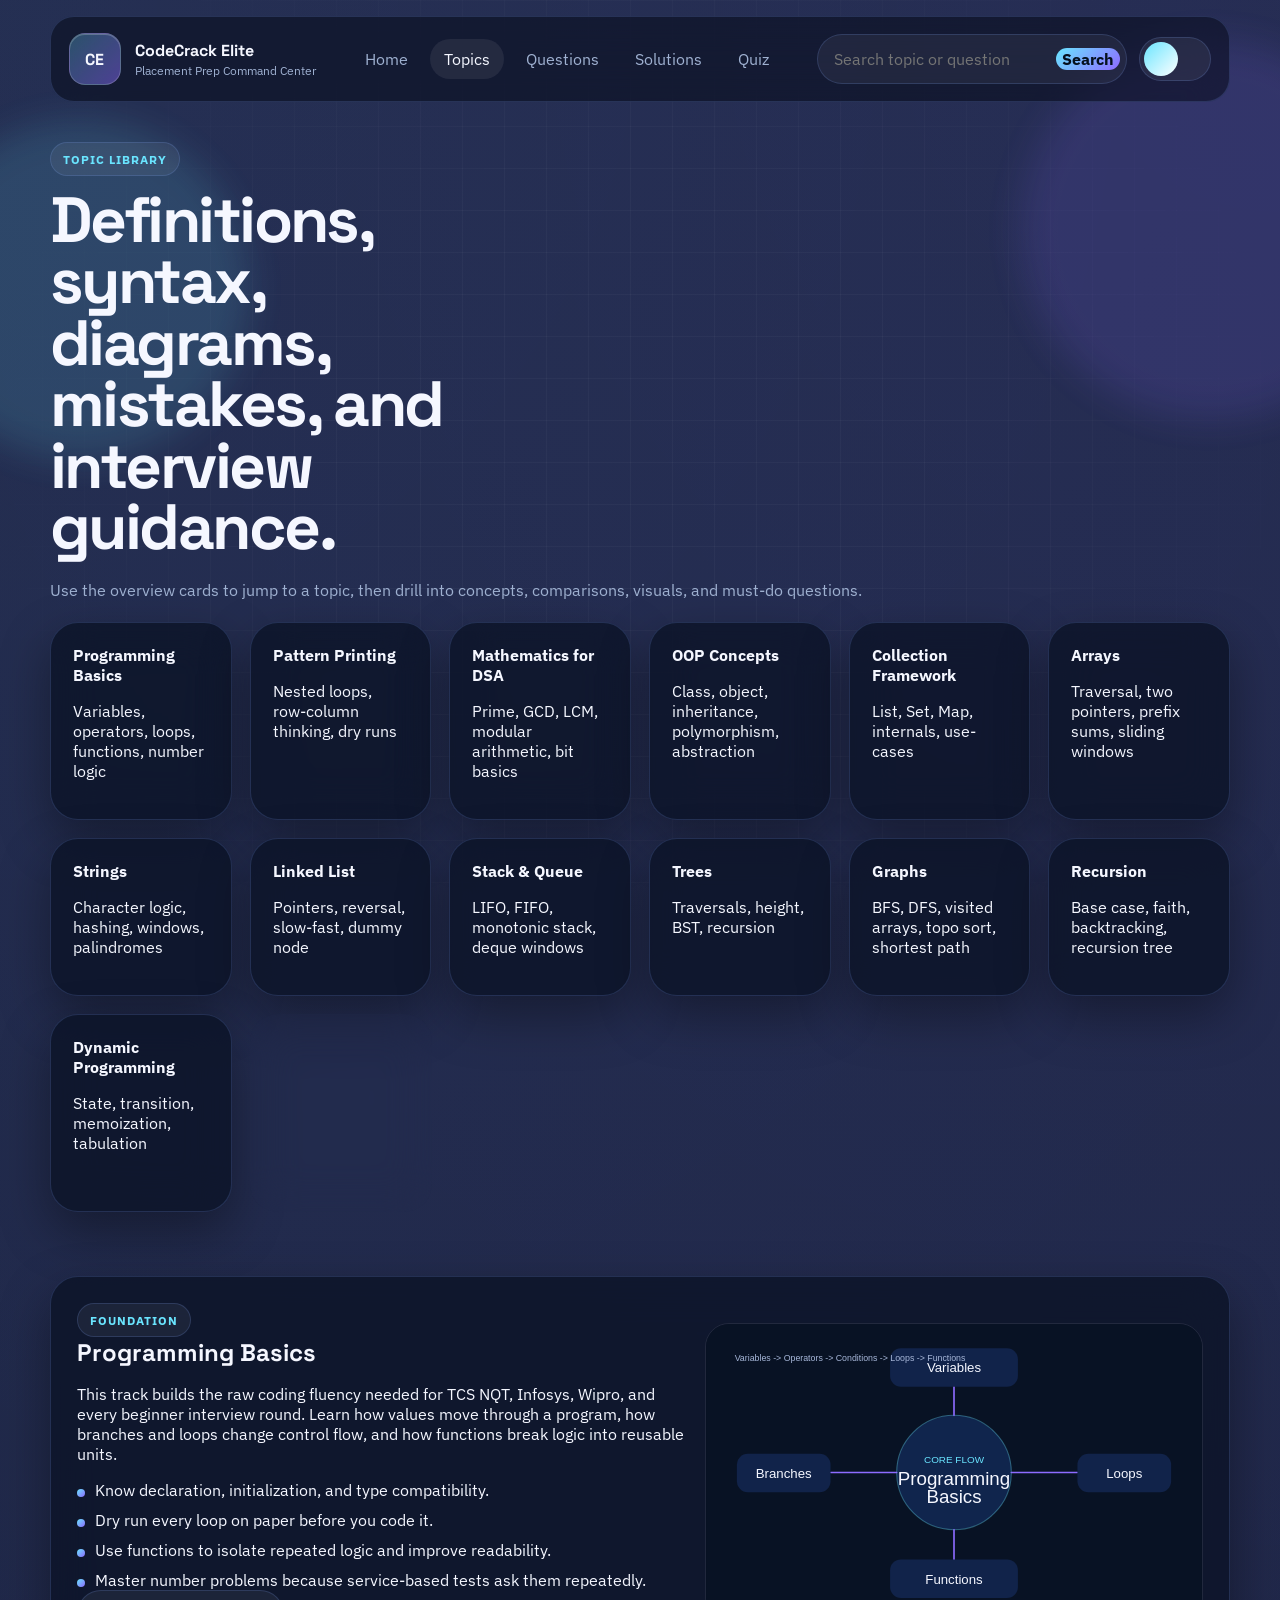
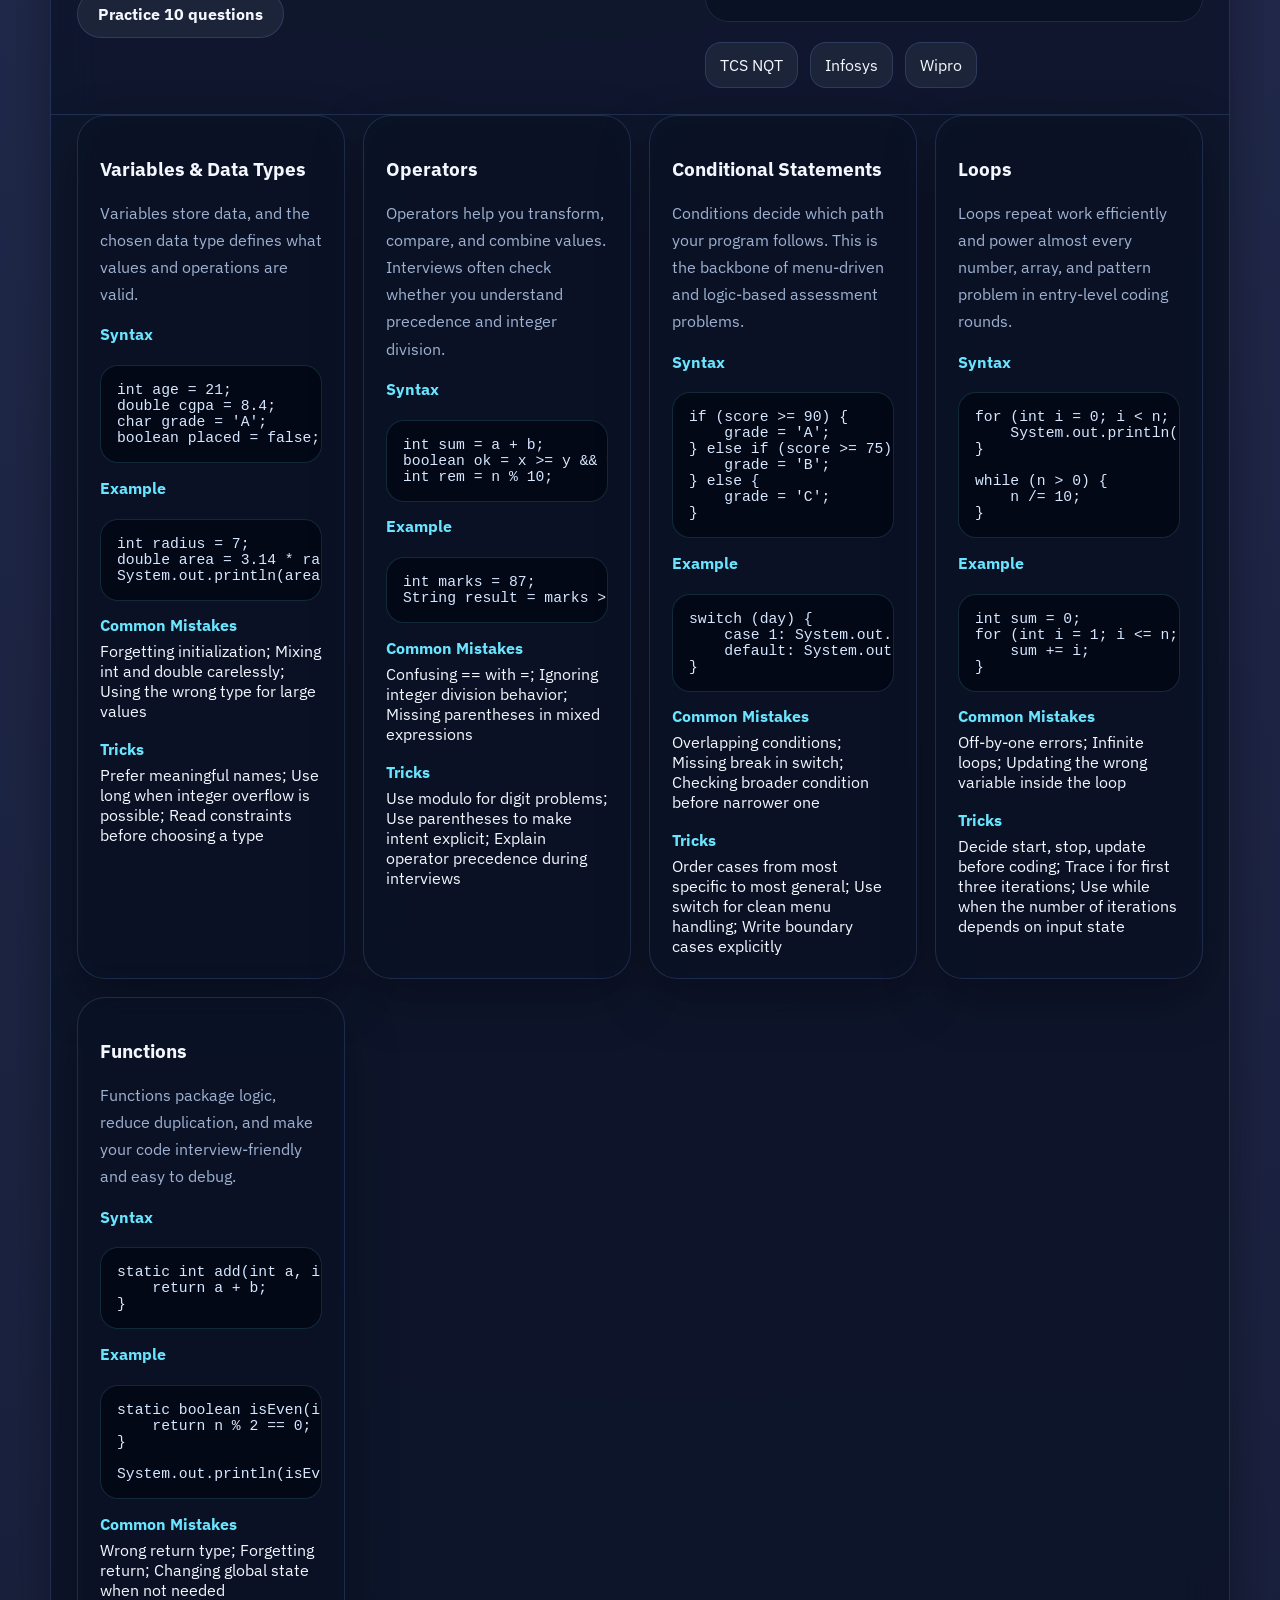
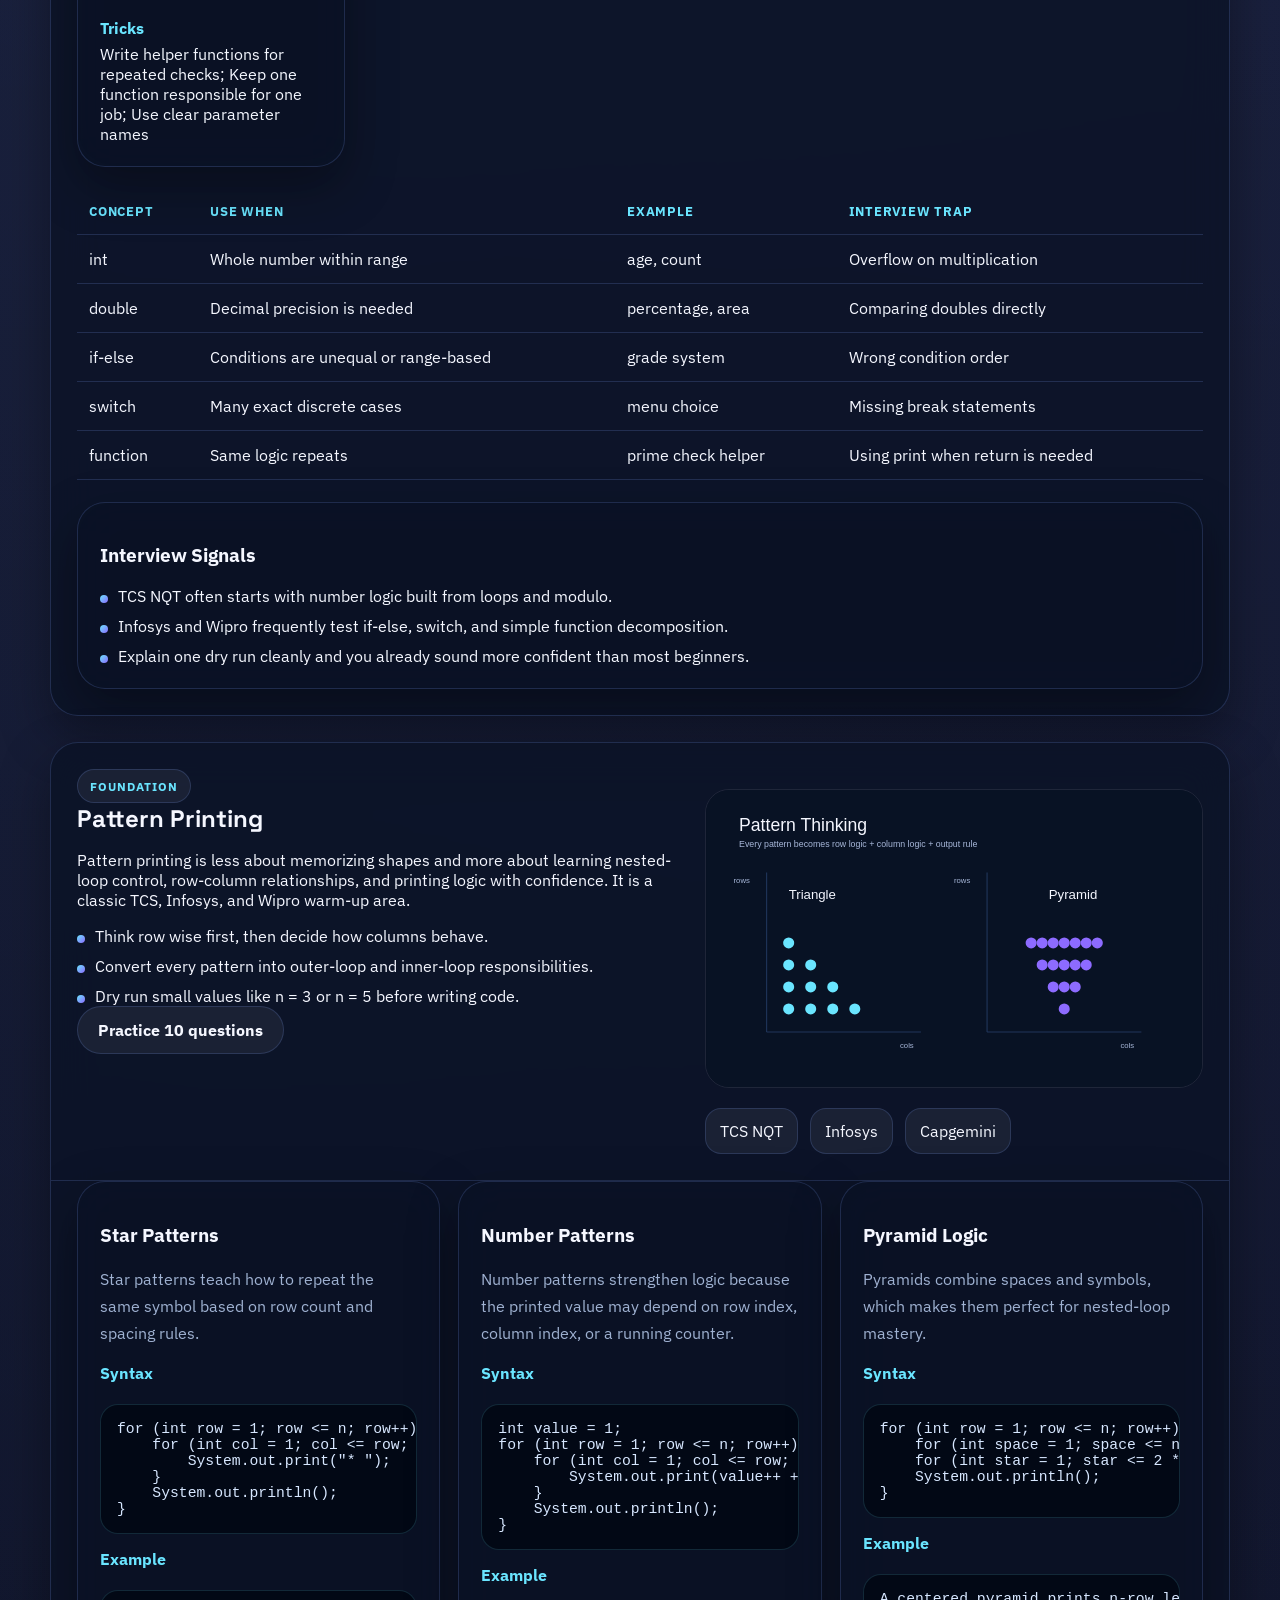
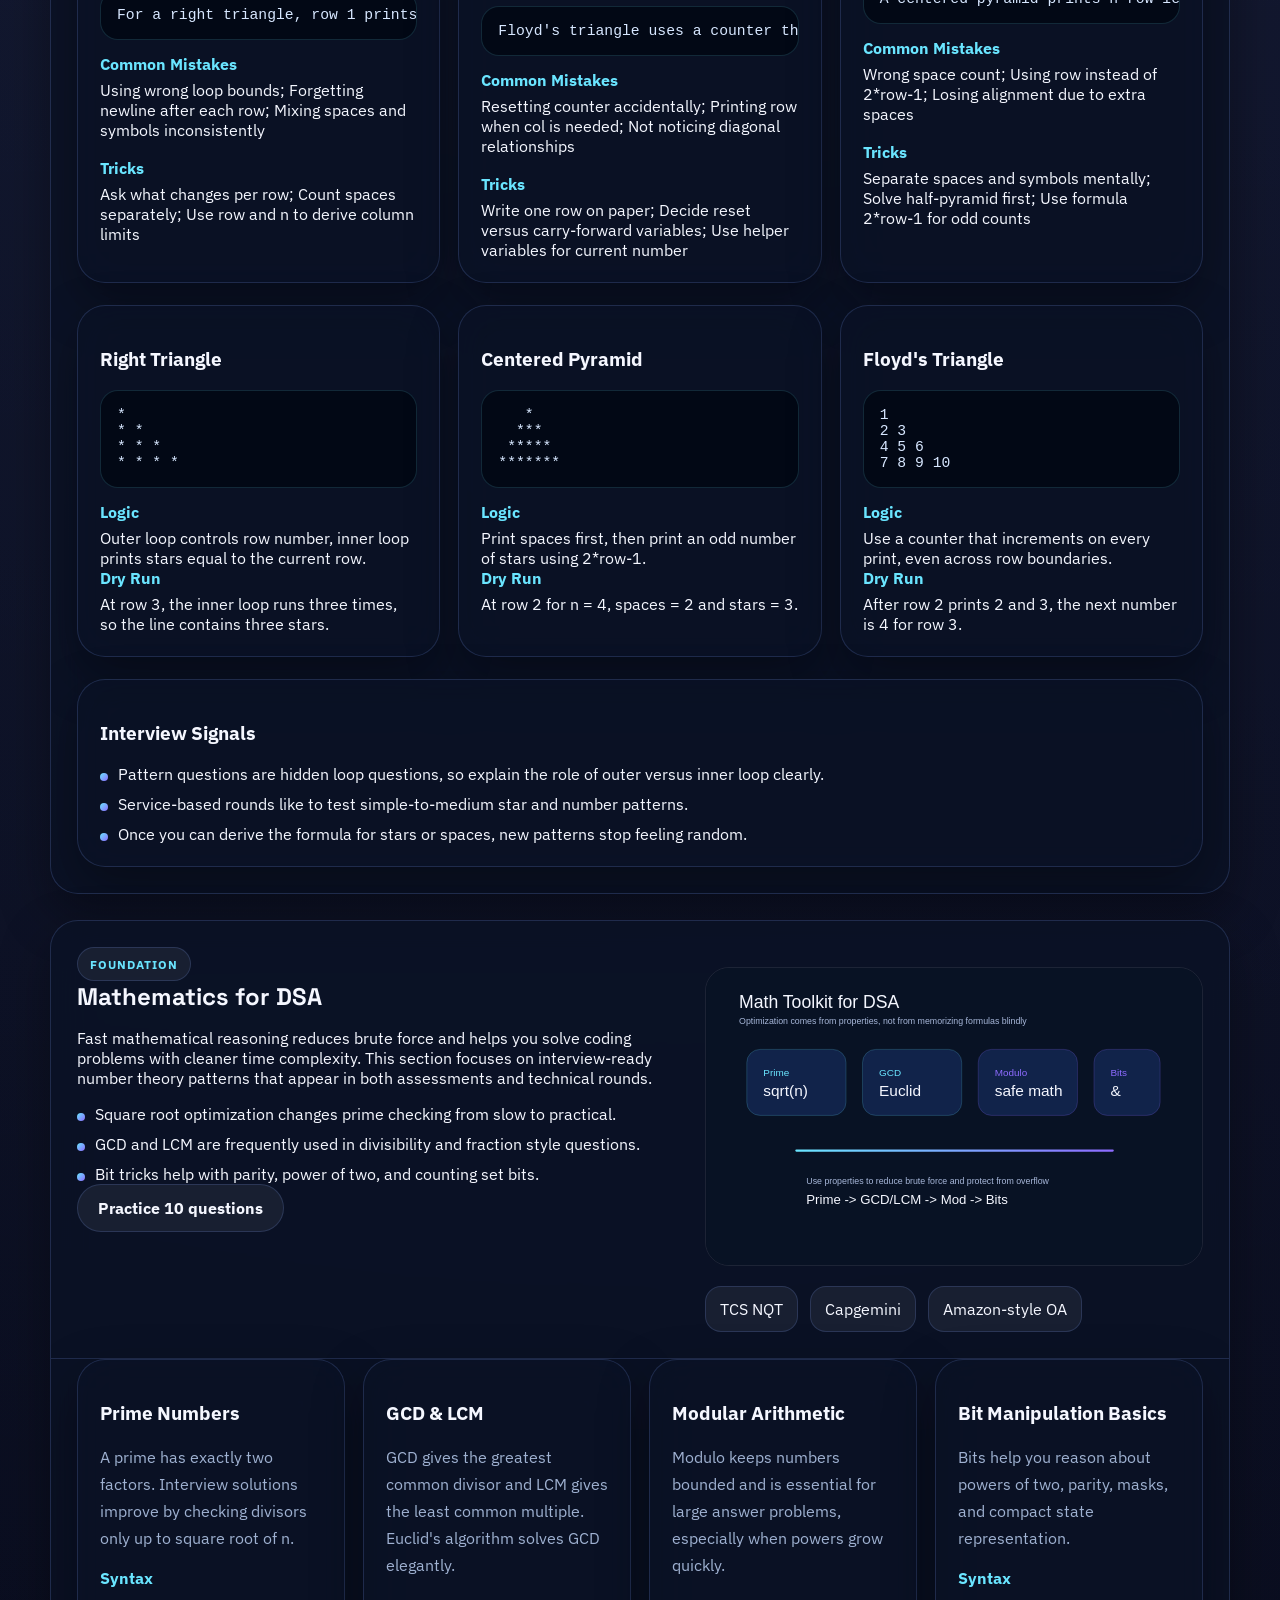
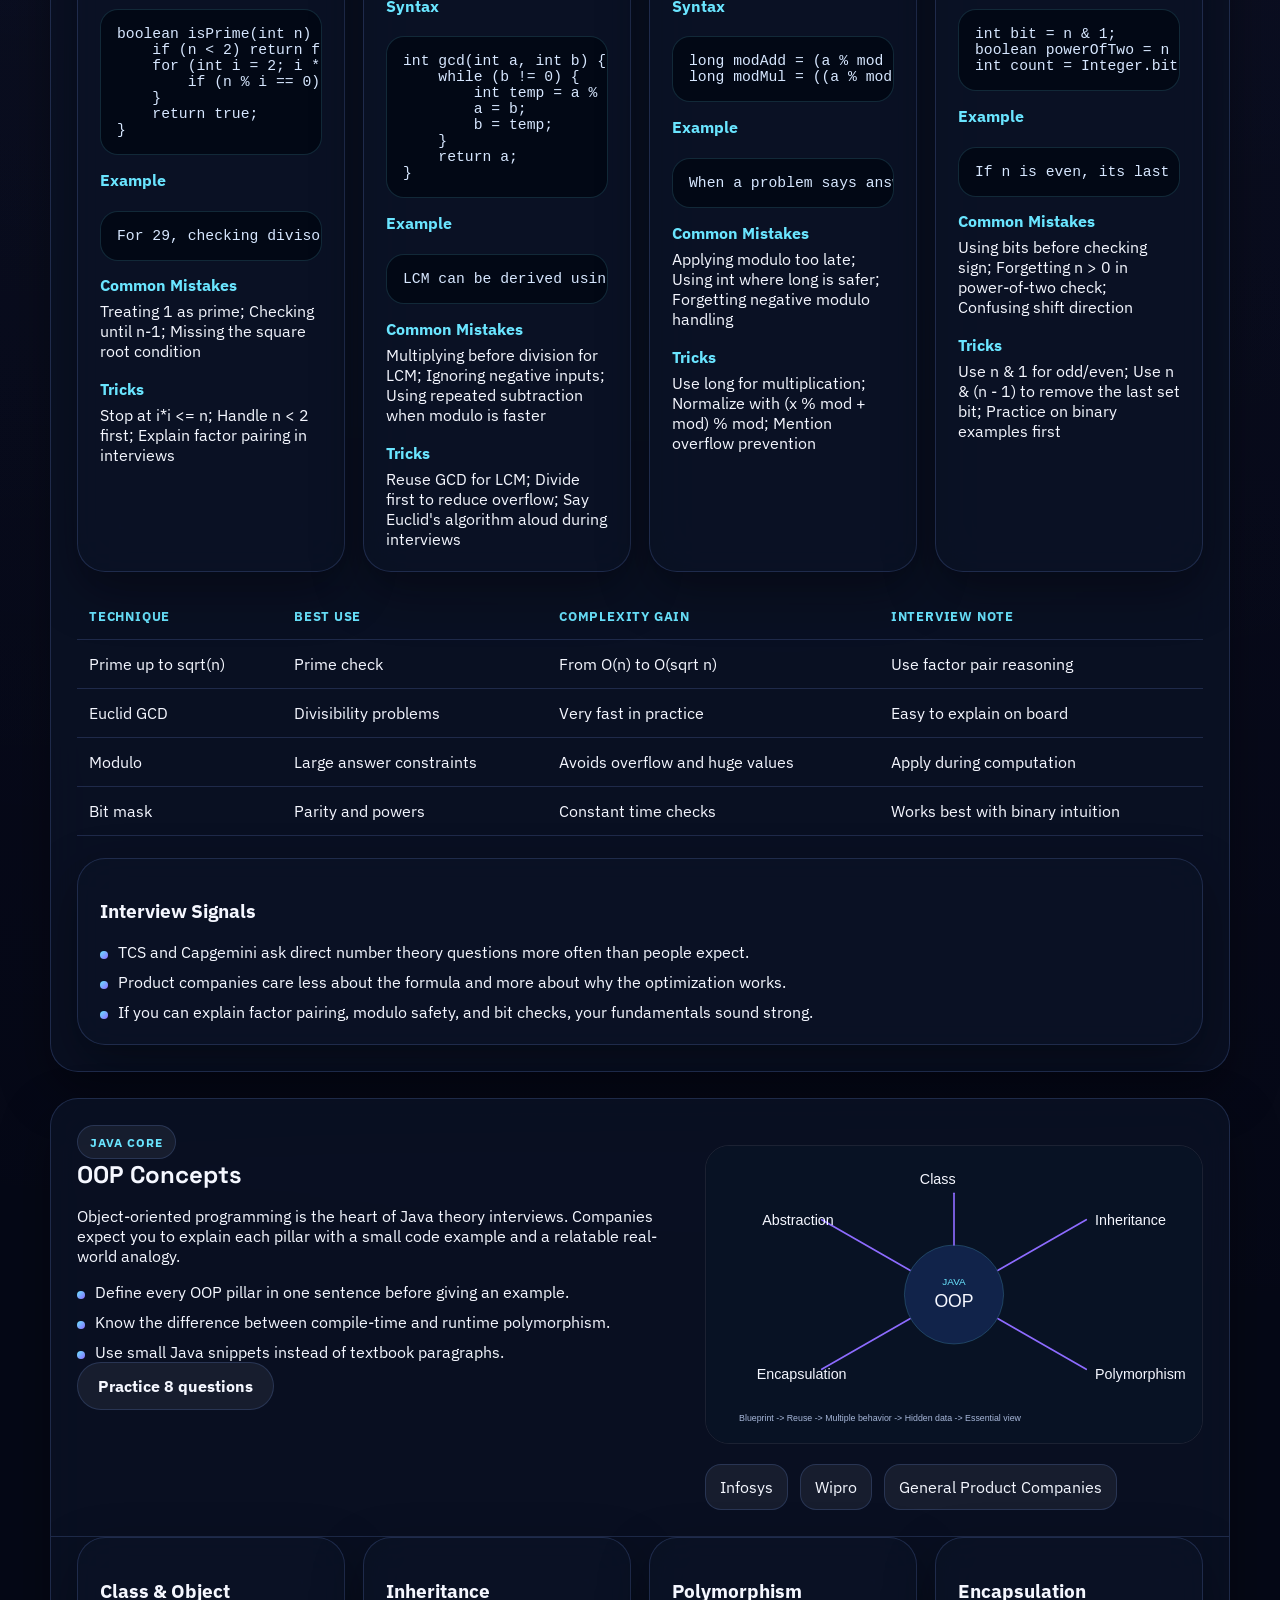
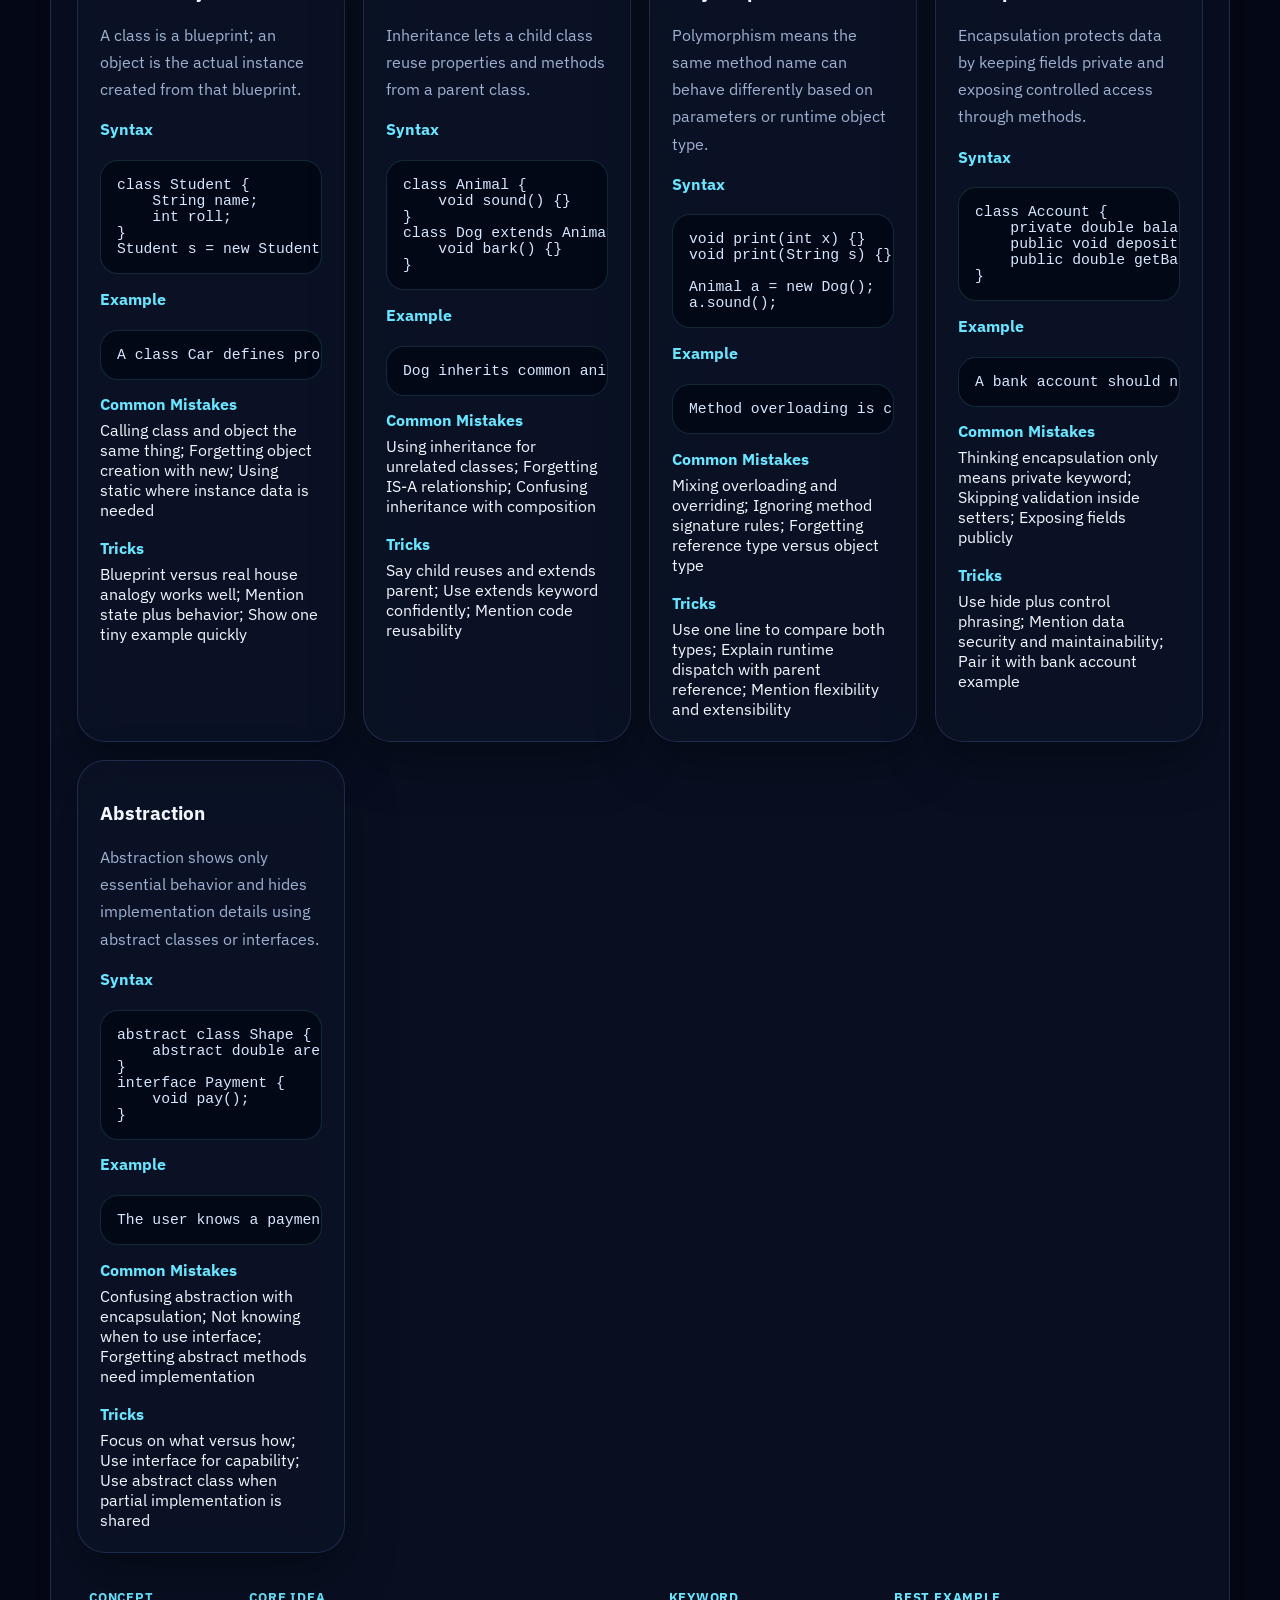
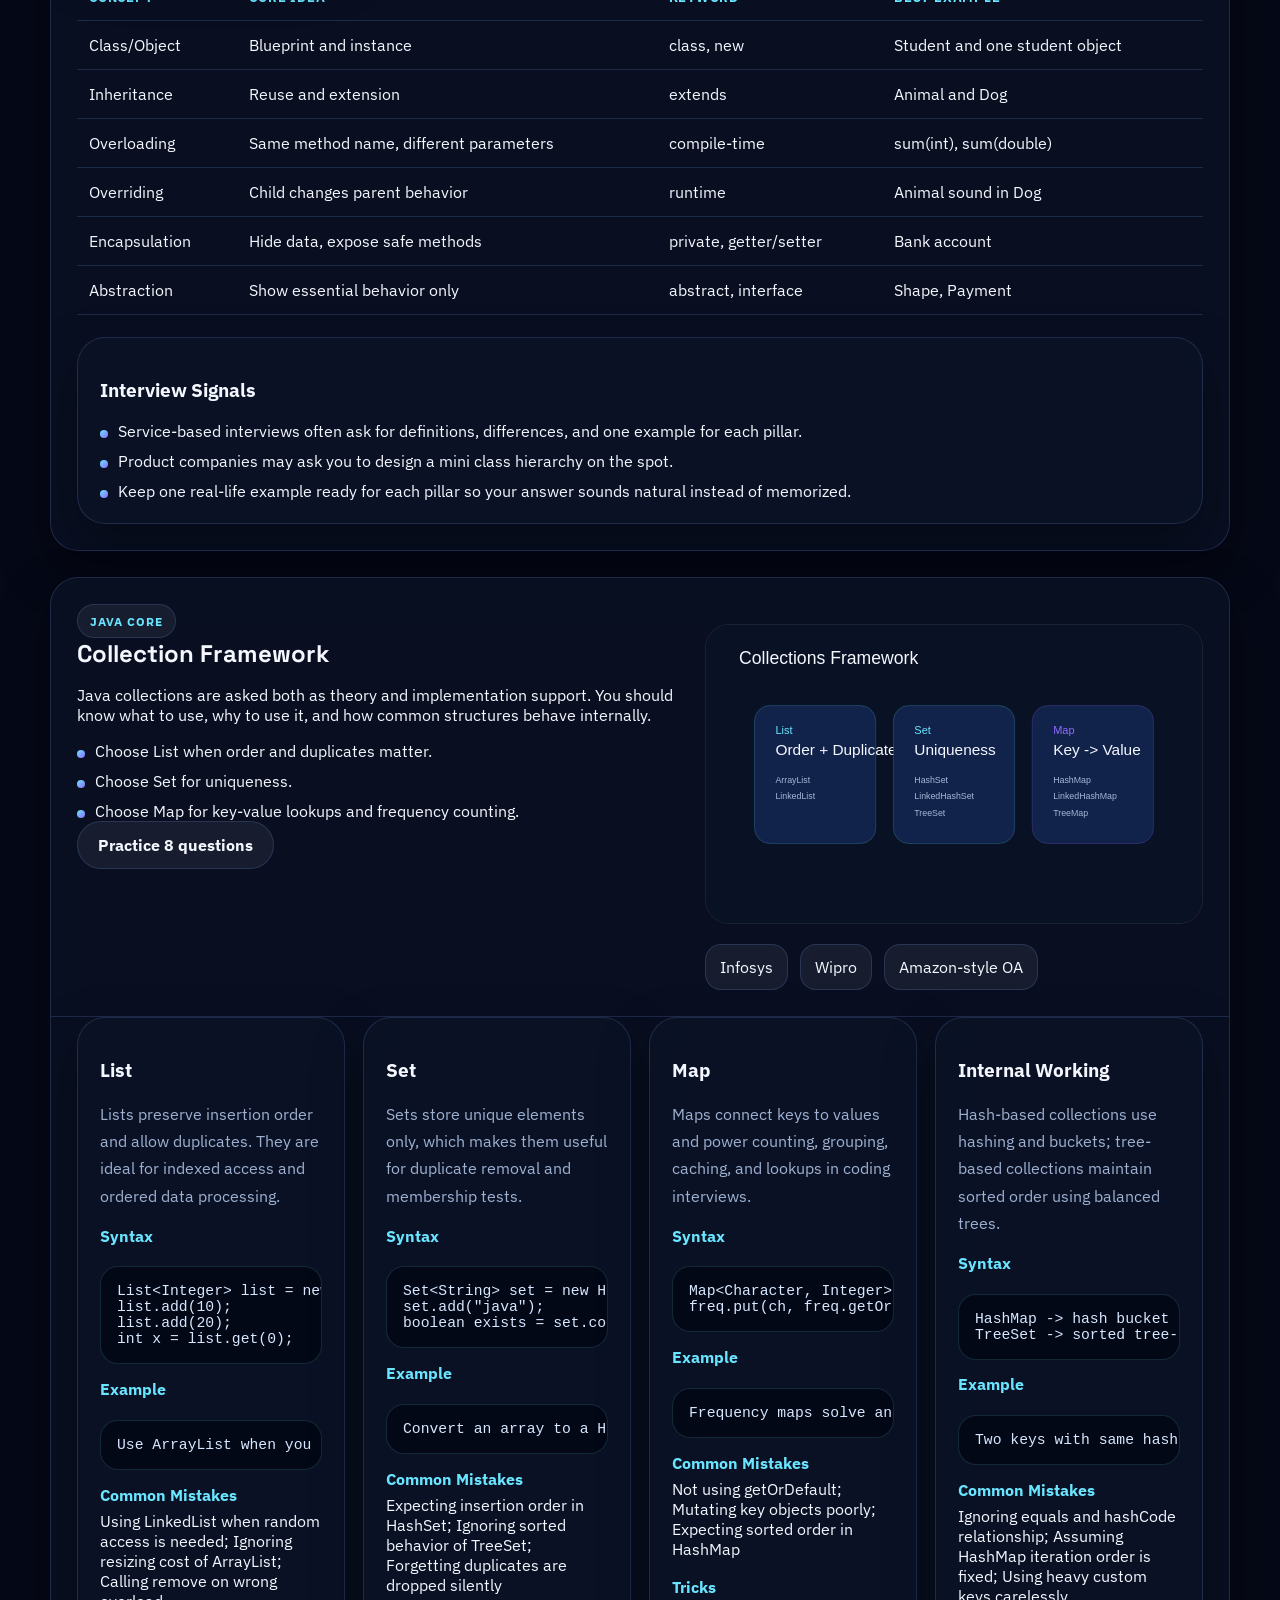
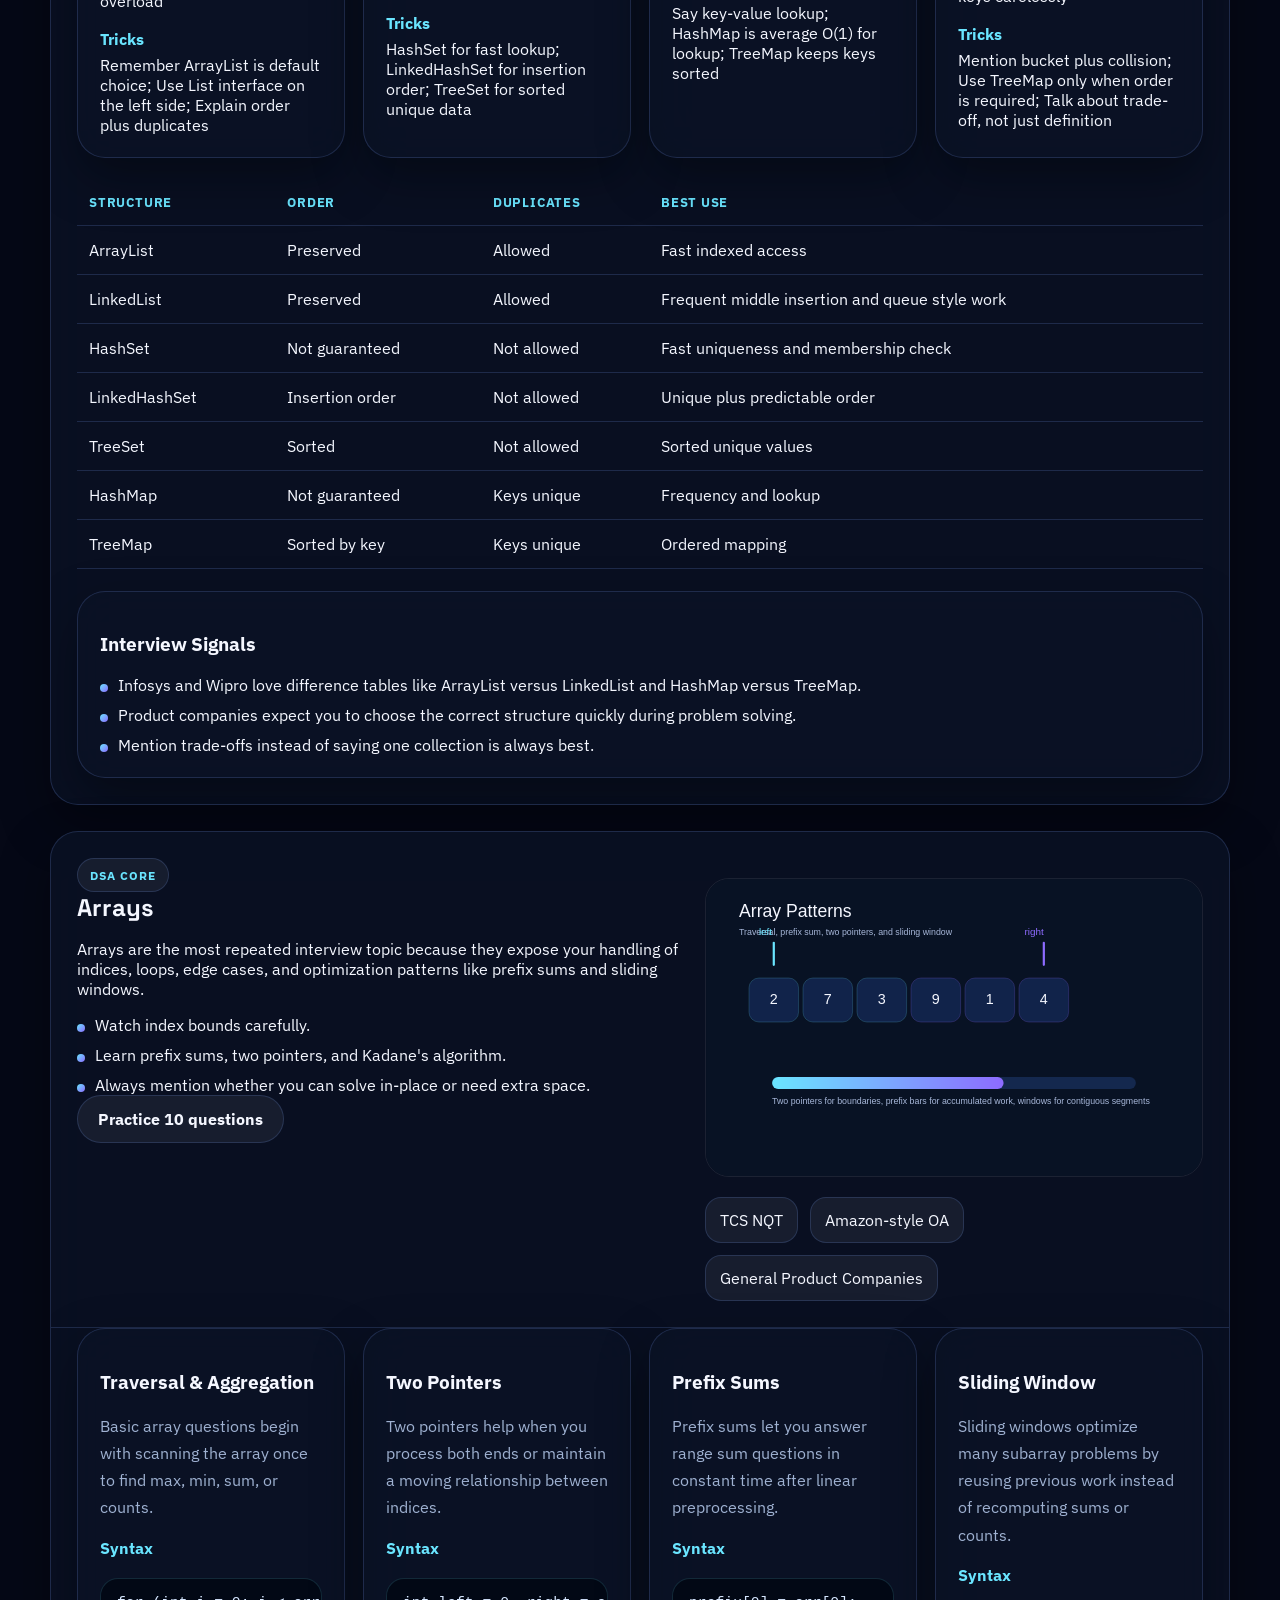
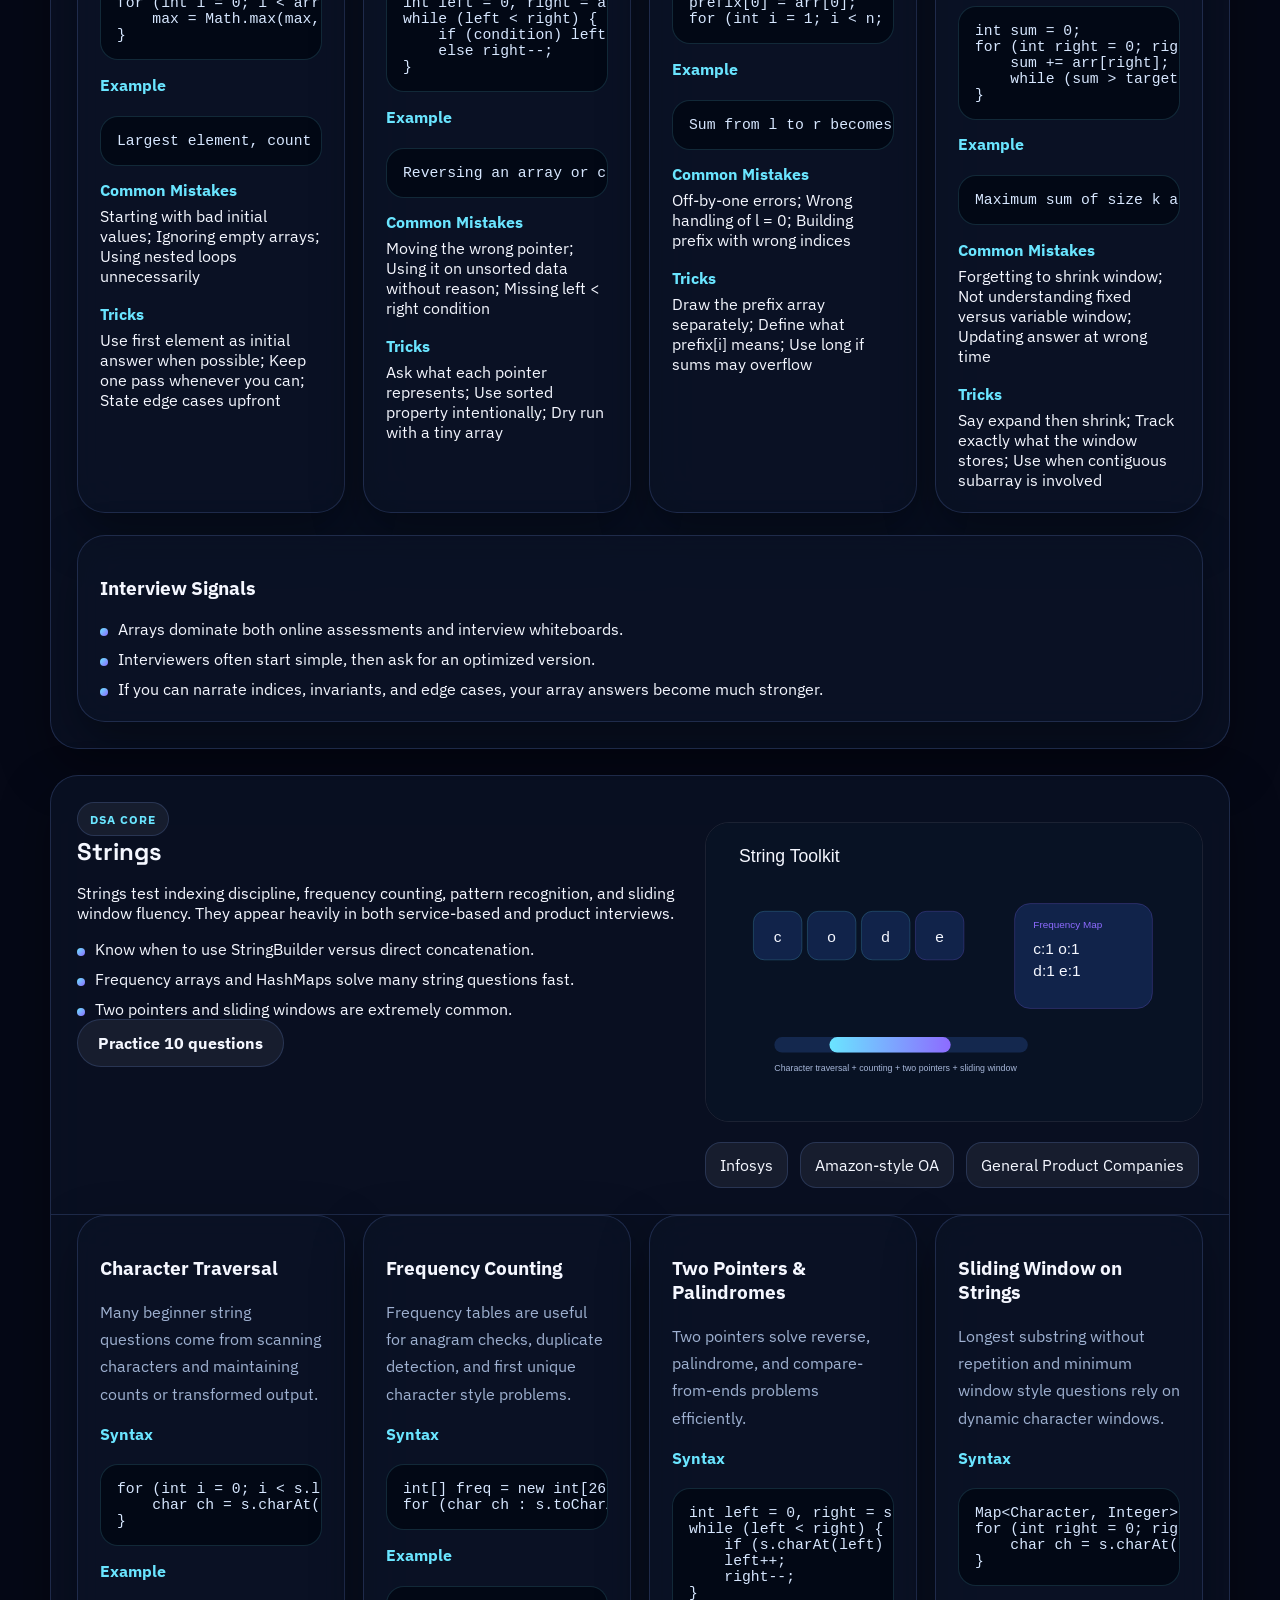
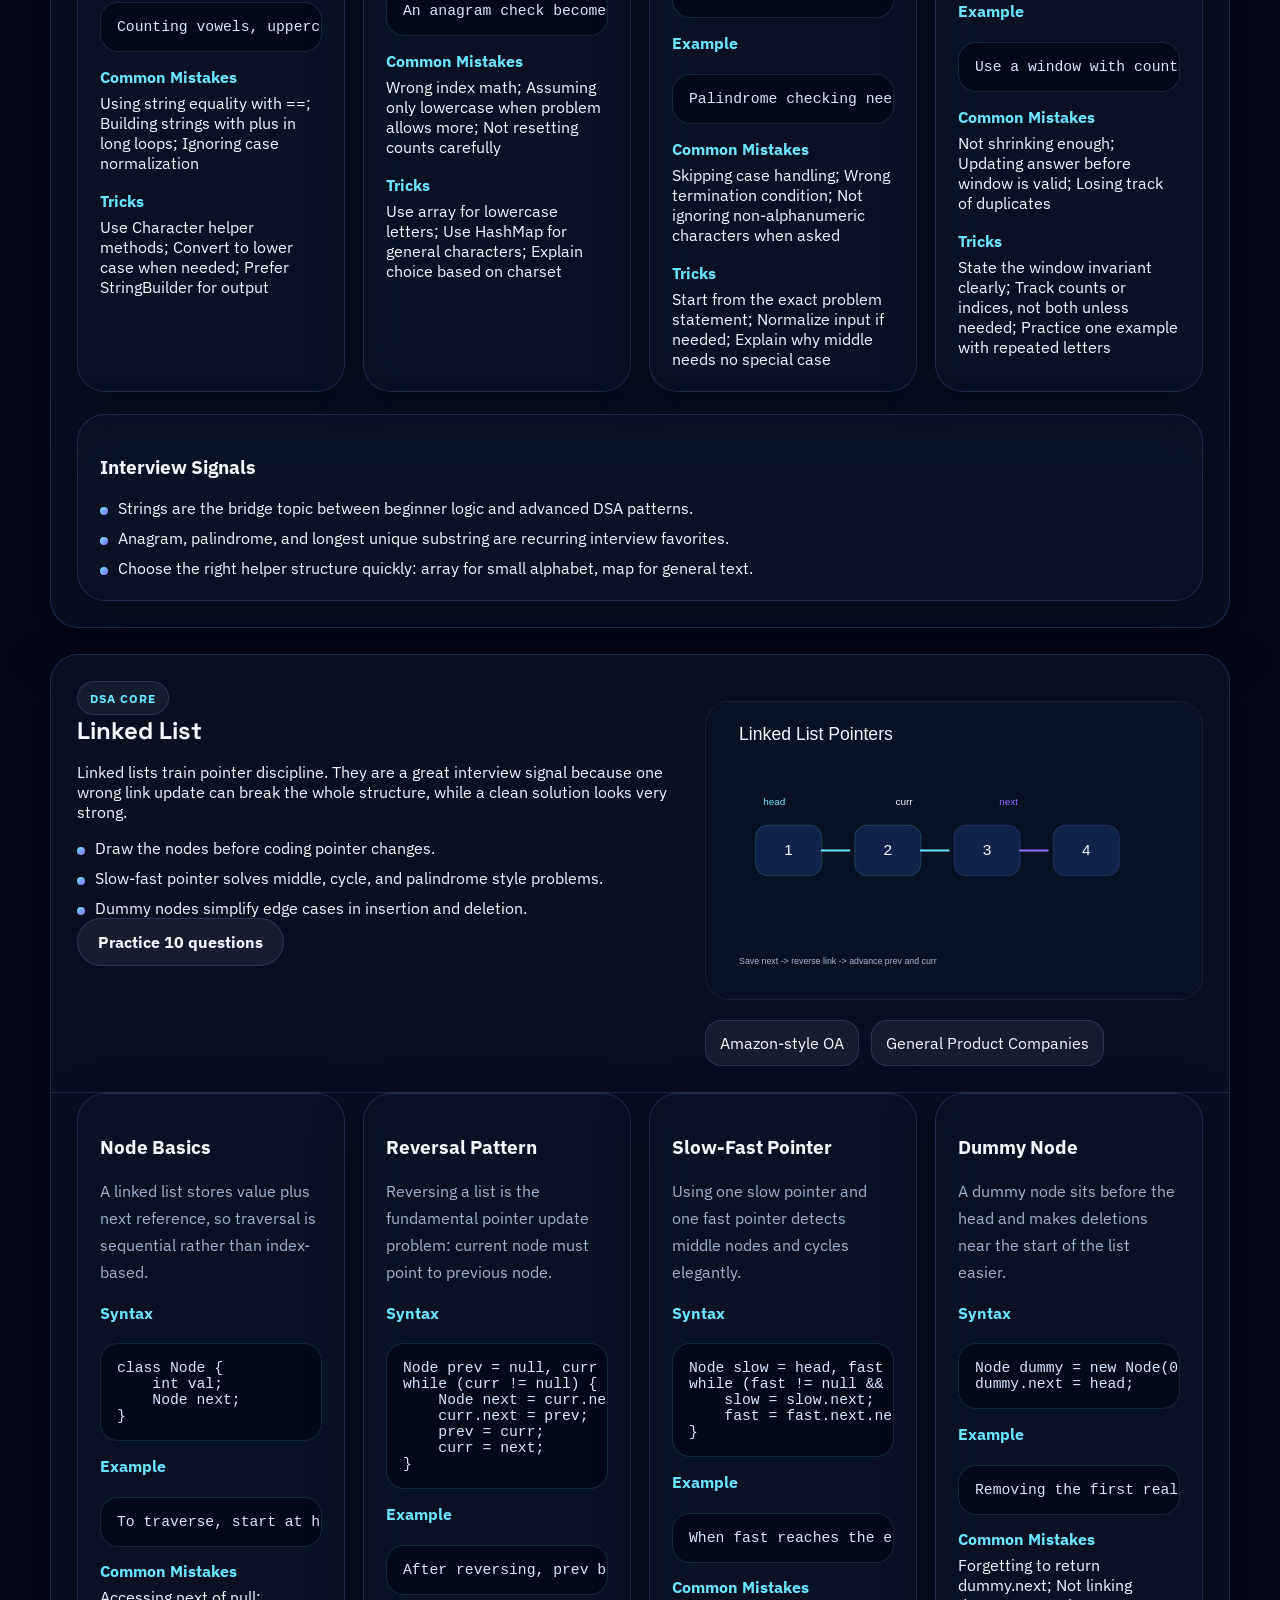
<file: topics.html>
<!DOCTYPE html>
<html lang="en" data-theme="dark">
<head>
  <meta charset="UTF-8">
  <meta name="viewport" content="width=device-width, initial-scale=1.0">
  <title>Topics | CodeCrack Elite</title>
  <meta name="description" content="Detailed topic notes, tables, visuals, and study plans for placement preparation.">
  <link rel="preconnect" href="https://fonts.googleapis.com">
  <link rel="preconnect" href="https://fonts.gstatic.com" crossorigin>
  <link href="https://fonts.googleapis.com/css2?family=Space+Grotesk:wght@400;500;700&family=IBM+Plex+Sans:wght@400;500;600;700&display=swap" rel="stylesheet">
  <link rel="stylesheet" href="assets/css/styles.css">
</head>
<body data-page="topics">
  <div class="site-backdrop" aria-hidden="true">
    <div class="orb orb-a"></div>
    <div class="orb orb-b"></div>
    <div class="grid-glow"></div>
  </div>

  <header class="topbar">
    <a class="brand" href="index.html" aria-label="CodeCrack Elite home">
      <span class="brand-mark">CE</span>
      <span>
        <strong>CodeCrack Elite</strong>
        <small>Placement Prep Command Center</small>
      </span>
    </a>
    <button class="nav-toggle" type="button" aria-expanded="false" aria-controls="primaryNav">
      <span></span><span></span><span></span>
    </button>
    <nav id="primaryNav" class="primary-nav">
      <a href="index.html" data-nav="home">Home</a>
      <a href="topics.html" data-nav="topics">Topics</a>
      <a href="questions.html" data-nav="questions">Questions</a>
      <a href="solutions.html" data-nav="solutions">Solutions</a>
      <a href="quiz.html" data-nav="quiz">Quiz</a>
    </nav>
    <div class="topbar-actions">
      <form class="site-search" data-global-search>
        <input type="search" name="search" placeholder="Search topic or question" aria-label="Search questions">
        <button type="submit">Search</button>
      </form>
      <button class="theme-toggle" type="button" aria-label="Toggle theme">
        <span class="theme-toggle-dot"></span>
      </button>
    </div>
  </header>

  <main class="page-main">
    <section class="page-hero section-shell">
      <div class="section-head reveal">
        <span class="eyebrow">Topic Library</span>
        <h1>Definitions, syntax, diagrams, mistakes, and interview guidance.</h1>
        <p>Use the overview cards to jump to a topic, then drill into concepts, comparisons, visuals, and must-do questions.</p>
      </div>
      <div id="topicQuickNav" class="quick-nav-grid"></div>
    </section>

    <section class="section-shell">
      <div id="topicsContainer" class="topic-stack"></div>
    </section>
  </main>

  <footer class="site-footer">
    <div>
      <strong>CodeCrack Elite</strong>
      <p>Deep topic notes for Java, DSA, and placement rounds.</p>
    </div>
    <div class="footer-links">
      <a href="questions.html">Question Bank</a>
      <a href="solutions.html">Solution Studio</a>
      <a href="quiz.html">Quiz Arena</a>
    </div>
  </footer>

  <script src="assets/js/data-core.js"></script>
  <script src="assets/js/data-topics.js"></script>
  <script src="assets/js/data-questions-foundation.js"></script>
  <script src="assets/js/data-questions-dsa1.js"></script>
  <script src="assets/js/data-questions-dsa2.js"></script>
  <script src="assets/js/data-quiz.js"></script>
  <script src="assets/js/app.js"></script>
  <script src="assets/js/topics-page.js"></script>
</body>
</html>
</file>
<file: assets/css/styles.css>
:root {
  --bg: #050816;
  --bg-soft: rgba(14, 21, 45, 0.9);
  --panel: rgba(11, 18, 38, 0.78);
  --panel-strong: rgba(13, 22, 46, 0.96);
  --text: #f5f7ff;
  --muted: #9fb1d1;
  --line: rgba(130, 164, 255, 0.18);
  --brand: #6ae5ff;
  --brand-2: #8d6bff;
  --success: #41f1a3;
  --warning: #ffcf70;
  --danger: #ff7f96;
  --shadow: 0 20px 50px rgba(0, 0, 0, 0.35);
  --radius-xl: 28px;
  --radius-lg: 20px;
  --radius-md: 14px;
  --container: min(1180px, calc(100vw - 32px));
}

html[data-theme="light"] {
  --bg: #f4f8ff;
  --bg-soft: rgba(255, 255, 255, 0.92);
  --panel: rgba(255, 255, 255, 0.9);
  --panel-strong: rgba(255, 255, 255, 0.98);
  --text: #0d1730;
  --muted: #556786;
  --line: rgba(64, 96, 170, 0.16);
  --brand: #0da9ff;
  --brand-2: #6759ff;
  --shadow: 0 24px 50px rgba(66, 88, 132, 0.14);
}

* {
  box-sizing: border-box;
}

html {
  scroll-behavior: smooth;
}

body {
  margin: 0;
  font-family: "IBM Plex Sans", "Segoe UI", sans-serif;
  background:
    radial-gradient(circle at top right, rgba(141, 107, 255, 0.18), transparent 30%),
    radial-gradient(circle at left top, rgba(106, 229, 255, 0.13), transparent 28%),
    var(--bg);
  color: var(--text);
  min-height: 100vh;
  position: relative;
  overflow-x: hidden;
}

img {
  max-width: 100%;
  display: block;
}

a {
  color: inherit;
  text-decoration: none;
}

button,
input,
select,
textarea {
  font: inherit;
}

.site-backdrop {
  inset: 0;
  pointer-events: none;
  position: fixed;
  z-index: -1;
}

.orb {
  border-radius: 50%;
  filter: blur(18px);
  opacity: 0.75;
  position: absolute;
}

.orb-a {
  background: rgba(106, 229, 255, 0.18);
  height: 340px;
  left: -90px;
  top: 120px;
  width: 340px;
}

.orb-b {
  background: rgba(141, 107, 255, 0.18);
  height: 380px;
  right: -120px;
  top: 40px;
  width: 380px;
}

.grid-glow {
  background-image:
    linear-gradient(rgba(255, 255, 255, 0.03) 1px, transparent 1px),
    linear-gradient(90deg, rgba(255, 255, 255, 0.03) 1px, transparent 1px);
  background-size: 42px 42px;
  inset: 0;
  mask-image: radial-gradient(circle at center, black 38%, transparent 90%);
  position: absolute;
}

.topbar,
.site-footer,
.section-shell,
.page-main {
  width: var(--container);
  margin-inline: auto;
}

.topbar {
  align-items: center;
  backdrop-filter: blur(20px);
  background: rgba(5, 8, 22, 0.52);
  border: 1px solid var(--line);
  border-radius: 24px;
  display: flex;
  gap: 18px;
  justify-content: space-between;
  margin-top: 16px;
  padding: 16px 18px;
  position: sticky;
  top: 14px;
  z-index: 30;
}

.brand {
  align-items: center;
  display: inline-flex;
  gap: 14px;
  min-width: 240px;
}

.brand strong,
.page-hero h1,
.hero h1,
.section-head h2,
.question-card h3,
.topic-section h2 {
  font-family: "Space Grotesk", "Segoe UI", sans-serif;
}

.brand small {
  color: var(--muted);
  display: block;
  font-size: 0.76rem;
  margin-top: 2px;
}

.brand-mark {
  align-items: center;
  aspect-ratio: 1;
  background: linear-gradient(135deg, rgba(106, 229, 255, 0.28), rgba(141, 107, 255, 0.48));
  border: 1px solid rgba(255, 255, 255, 0.18);
  border-radius: 16px;
  box-shadow: inset 0 1px 0 rgba(255, 255, 255, 0.22);
  display: inline-flex;
  font-family: "Space Grotesk", "Segoe UI", sans-serif;
  font-weight: 700;
  height: 52px;
  justify-content: center;
  letter-spacing: 0.06em;
  width: 52px;
}

.primary-nav {
  display: flex;
  gap: 8px;
  justify-content: center;
}

.primary-nav a {
  border-radius: 999px;
  color: var(--muted);
  padding: 10px 14px;
  transition: 180ms ease;
}

.primary-nav a.active,
.primary-nav a:hover {
  background: rgba(255, 255, 255, 0.07);
  color: var(--text);
}

.topbar-actions {
  align-items: center;
  display: flex;
  gap: 12px;
}

.site-search {
  align-items: center;
  background: rgba(255, 255, 255, 0.06);
  border: 1px solid var(--line);
  border-radius: 999px;
  display: flex;
  gap: 8px;
  padding: 6px;
}

.site-search input,
.filter-grid input,
.filter-grid select,
.sidebar-panel input {
  background: transparent;
  border: 0;
  color: var(--text);
  min-width: 0;
  outline: none;
  padding: 8px 10px;
}

.site-search button,
.btn,
.question-actions button,
.copy-code-btn,
.action-chip,
.solution-item {
  cursor: pointer;
}

.site-search button,
.btn,
.copy-code-btn,
.question-actions button,
.solution-actions button,
.theme-toggle {
  border: 0;
  border-radius: 999px;
}

.site-search button,
.btn-primary,
.copy-code-btn,
.action-primary {
  background: linear-gradient(135deg, var(--brand), var(--brand-2));
  color: #05101e;
  font-weight: 700;
}

.theme-toggle {
  align-items: center;
  background: rgba(255, 255, 255, 0.07);
  border: 1px solid var(--line);
  display: inline-flex;
  height: 44px;
  justify-content: flex-start;
  padding: 4px;
  position: relative;
  width: 72px;
}

.theme-toggle-dot {
  background: linear-gradient(135deg, var(--brand), #ffffff);
  border-radius: 50%;
  display: block;
  height: 34px;
  transform: translateX(0);
  transition: transform 180ms ease;
  width: 34px;
}

html[data-theme="light"] .theme-toggle-dot {
  transform: translateX(28px);
}

.nav-toggle {
  background: transparent;
  border: 0;
  display: none;
  flex-direction: column;
  gap: 5px;
  padding: 8px;
}

.nav-toggle span {
  background: var(--text);
  border-radius: 99px;
  height: 2px;
  width: 22px;
}

.section-shell {
  padding: 32px 0;
}

.hero,
.solution-layout {
  display: grid;
  gap: 28px;
  grid-template-columns: minmax(0, 1.05fr) minmax(320px, 0.95fr);
}

.page-hero {
  padding-top: 40px;
}

.hero {
  padding-top: 54px;
}

.eyebrow,
.pill {
  align-items: center;
  background: rgba(255, 255, 255, 0.06);
  border: 1px solid var(--line);
  border-radius: 999px;
  color: var(--brand);
  display: inline-flex;
  font-size: 0.78rem;
  font-weight: 700;
  letter-spacing: 0.08em;
  padding: 8px 12px;
  text-transform: uppercase;
}

.hero h1,
.page-hero h1 {
  font-size: clamp(2.6rem, 5vw, 4.8rem);
  letter-spacing: -0.04em;
  line-height: 0.96;
  margin: 14px 0 18px;
  max-width: 12ch;
}

.hero p,
.section-head p,
.topic-section > p,
.question-card p,
.solution-detail p,
.glass-card p {
  color: var(--muted);
  line-height: 1.7;
}

.hero-actions,
.hero-metrics,
.chip-row,
.question-meta,
.question-actions,
.hero-tags,
.footer-links,
.mini-track-grid {
  display: flex;
  flex-wrap: wrap;
  gap: 12px;
}

.btn {
  align-items: center;
  display: inline-flex;
  font-weight: 700;
  gap: 10px;
  justify-content: center;
  padding: 13px 20px;
  transition: transform 180ms ease, box-shadow 180ms ease;
}

.btn:hover,
.copy-code-btn:hover,
.question-actions button:hover,
.site-search button:hover {
  box-shadow: 0 12px 30px rgba(106, 229, 255, 0.2);
  transform: translateY(-1px);
}

.btn-secondary {
  background: rgba(255, 255, 255, 0.06);
  border: 1px solid var(--line);
  color: var(--text);
}

.metric-chip,
.chip,
.tag {
  background: rgba(255, 255, 255, 0.06);
  border: 1px solid var(--line);
  border-radius: 16px;
  color: var(--text);
  display: inline-flex;
  gap: 8px;
  padding: 12px 14px;
}

.metric-chip strong,
.chip strong {
  color: var(--brand);
}

.glass-card,
.question-card,
.topic-section,
.quick-nav-card {
  backdrop-filter: blur(22px);
  background: var(--panel);
  border: 1px solid var(--line);
  border-radius: var(--radius-xl);
  box-shadow: var(--shadow);
}

.glass-card {
  padding: 22px;
}

.focus-panel {
  min-height: 100%;
}

.panel-heading,
.section-head {
  margin-bottom: 18px;
}

.panel-heading {
  align-items: center;
  display: flex;
  justify-content: space-between;
}

.hero-visual,
.topic-visual {
  border: 1px solid rgba(255, 255, 255, 0.08);
  border-radius: 24px;
  margin: 20px 0;
}

.mini-track-grid {
  display: grid;
  gap: 12px;
  grid-template-columns: repeat(2, minmax(0, 1fr));
}

.mini-track-grid .chip {
  min-height: 70px;
}

.roadmap-grid,
.feature-grid,
.insight-grid,
.quick-nav-grid {
  display: grid;
  gap: 18px;
}

.roadmap-grid {
  grid-template-columns: repeat(auto-fit, minmax(220px, 1fr));
}

.feature-grid,
.insight-grid {
  grid-template-columns: repeat(auto-fit, minmax(250px, 1fr));
}

.quick-nav-grid {
  grid-template-columns: repeat(auto-fit, minmax(170px, 1fr));
}

.roadmap-card,
.feature-card,
.quick-nav-card {
  padding: 22px;
}

.roadmap-card h3,
.feature-card h3,
.topic-section h2,
.topic-card h3,
.solution-detail h2,
.quiz-board h2 {
  margin: 0 0 10px;
}

.data-table {
  border-collapse: collapse;
  min-width: 100%;
}

.data-table th,
.data-table td {
  border-bottom: 1px solid var(--line);
  padding: 14px 12px;
  text-align: left;
  vertical-align: top;
}

.data-table th {
  color: var(--brand);
  font-size: 0.82rem;
  letter-spacing: 0.06em;
  text-transform: uppercase;
}

.table-wrap {
  overflow-x: auto;
}

.topic-stack {
  display: grid;
  gap: 26px;
}

.topic-section {
  overflow: hidden;
  padding: 0;
}

.topic-header {
  display: grid;
  gap: 20px;
  grid-template-columns: minmax(0, 1.1fr) minmax(240px, 0.9fr);
  padding: 26px;
}

.topic-body {
  border-top: 1px solid var(--line);
  display: grid;
  gap: 22px;
  padding: 0 26px 26px;
}

.topic-grid,
.concept-grid,
.pattern-grid,
.question-grid {
  display: grid;
  gap: 18px;
}

.concept-grid {
  grid-template-columns: repeat(auto-fit, minmax(240px, 1fr));
}

.pattern-grid,
.question-grid {
  grid-template-columns: repeat(auto-fit, minmax(320px, 1fr));
}

.topic-bullets,
.note-list,
.mistake-list,
.tip-list {
  display: grid;
  gap: 10px;
  margin: 0;
  padding: 0;
}

.topic-bullets li,
.note-list li,
.mistake-list li,
.tip-list li {
  list-style: none;
  padding-left: 18px;
  position: relative;
}

.topic-bullets li::before,
.note-list li::before,
.mistake-list li::before,
.tip-list li::before {
  background: linear-gradient(135deg, var(--brand), var(--brand-2));
  border-radius: 50%;
  content: "";
  height: 8px;
  left: 0;
  position: absolute;
  top: 9px;
  width: 8px;
}

.syntax-block,
.pattern-output,
pre {
  background: rgba(3, 9, 22, 0.95);
  border: 1px solid rgba(106, 229, 255, 0.15);
  border-radius: 18px;
  color: #d7e7ff;
  overflow-x: auto;
  padding: 16px;
}

html[data-theme="light"] .syntax-block,
html[data-theme="light"] .pattern-output,
html[data-theme="light"] pre {
  background: rgba(231, 240, 255, 0.9);
  color: #0d1730;
}

code,
pre {
  font-family: "IBM Plex Mono", "Consolas", monospace;
  font-size: 0.92rem;
}

.question-card {
  display: flex;
  flex-direction: column;
  gap: 16px;
  padding: 22px;
}

.question-card h3 {
  font-size: 1.2rem;
}

.question-meta {
  margin-bottom: 4px;
}

.tag {
  border-radius: 999px;
  font-size: 0.82rem;
  padding: 8px 12px;
}

.tag.difficulty-easy {
  color: var(--success);
}

.tag.difficulty-medium {
  color: var(--warning);
}

.tag.difficulty-hard {
  color: var(--danger);
}

.question-actions {
  margin-top: auto;
}

.question-actions button,
.solution-actions button,
.copy-code-btn {
  background: rgba(255, 255, 255, 0.06);
  border: 1px solid var(--line);
  color: var(--text);
  padding: 10px 14px;
}

.question-actions button.active,
.solution-item.active,
.quick-nav-card.active {
  border-color: rgba(106, 229, 255, 0.5);
  box-shadow: 0 10px 30px rgba(106, 229, 255, 0.12);
}

.solution-panel {
  border-top: 1px solid var(--line);
  display: none;
  gap: 16px;
  margin-top: 4px;
  padding-top: 18px;
}

.solution-panel.open {
  display: grid;
}

.detail-pair {
  display: grid;
  gap: 6px;
}

.detail-pair strong {
  color: var(--brand);
}

.detail-columns {
  display: grid;
  gap: 18px;
  grid-template-columns: repeat(auto-fit, minmax(220px, 1fr));
}

.filter-shell {
  display: grid;
  gap: 16px;
}

.filter-grid {
  display: grid;
  gap: 16px;
  grid-template-columns: repeat(auto-fit, minmax(170px, 1fr));
}

.filter-grid label,
.sidebar-panel label {
  display: grid;
  gap: 8px;
}

.filter-grid span,
.sidebar-panel span {
  color: var(--muted);
  font-size: 0.84rem;
  font-weight: 600;
}

.filter-grid input,
.filter-grid select,
.sidebar-panel input {
  background: rgba(255, 255, 255, 0.06);
  border: 1px solid var(--line);
  border-radius: 16px;
}

.toggle-line {
  align-items: center;
  display: flex;
  gap: 10px;
  padding-top: 28px;
}

.toggle-line input {
  accent-color: var(--brand);
}

.sidebar-panel {
  display: grid;
  gap: 16px;
}

.solution-layout {
  align-items: start;
}

.solution-list {
  display: grid;
  gap: 10px;
  max-height: 780px;
  overflow-y: auto;
}

.solution-item {
  background: rgba(255, 255, 255, 0.04);
  border: 1px solid transparent;
  border-radius: 18px;
  color: var(--text);
  display: grid;
  gap: 6px;
  padding: 14px;
  text-align: left;
}

.solution-detail {
  min-height: 640px;
}

.solution-header {
  align-items: flex-start;
  display: flex;
  gap: 18px;
  justify-content: space-between;
}

.solution-actions {
  display: flex;
  flex-wrap: wrap;
  gap: 12px;
}

.quiz-board {
  min-height: 420px;
  padding: 28px;
}

.quiz-option-list {
  display: grid;
  gap: 12px;
  margin-top: 18px;
}

.quiz-option {
  background: rgba(255, 255, 255, 0.04);
  border: 1px solid var(--line);
  border-radius: 18px;
  color: var(--text);
  display: flex;
  gap: 14px;
  padding: 14px 16px;
  text-align: left;
  width: 100%;
}

.quiz-option.correct {
  border-color: rgba(65, 241, 163, 0.45);
}

.quiz-option.wrong {
  border-color: rgba(255, 127, 150, 0.45);
}

.quiz-nav {
  display: flex;
  flex-wrap: wrap;
  gap: 12px;
  justify-content: space-between;
  margin-top: 22px;
}

.site-footer {
  align-items: center;
  border-top: 1px solid var(--line);
  display: flex;
  gap: 16px;
  justify-content: space-between;
  padding: 28px 0 48px;
}

.footer-links a {
  color: var(--muted);
}

.empty-state {
  color: var(--muted);
  padding: 30px 0;
  text-align: center;
}

.reveal {
  opacity: 0;
  transform: translateY(24px);
  transition: opacity 420ms ease, transform 420ms ease;
}

.reveal.is-visible {
  opacity: 1;
  transform: translateY(0);
}

@media (max-width: 1080px) {
  .topbar {
    flex-wrap: wrap;
  }

  .hero,
  .solution-layout,
  .topic-header {
    grid-template-columns: 1fr;
  }
}

@media (max-width: 860px) {
  .nav-toggle {
    display: inline-flex;
  }

  .primary-nav {
    display: none;
    flex-basis: 100%;
    flex-wrap: wrap;
    justify-content: flex-start;
    order: 4;
  }

  .primary-nav.open {
    display: flex;
  }

  .topbar-actions {
    flex: 1 1 100%;
    justify-content: space-between;
  }

  .site-search {
    flex: 1;
  }

  .hero h1,
  .page-hero h1 {
    max-width: 14ch;
  }
}

@media (max-width: 640px) {
  .topbar,
  .site-footer,
  .section-shell,
  .page-main {
    width: min(100vw - 20px, 100%);
  }

  .topbar {
    border-radius: 20px;
    padding: 14px;
  }

  .brand {
    min-width: auto;
  }

  .site-search {
    min-width: 0;
  }

  .site-search input {
    width: 100%;
  }

  .glass-card,
  .question-card,
  .roadmap-card,
  .feature-card,
  .quick-nav-card {
    padding: 18px;
  }

  .hero,
  .page-hero {
    padding-top: 26px;
  }

  .hero h1,
  .page-hero h1 {
    font-size: clamp(2.2rem, 12vw, 3.2rem);
  }
}
</file>
